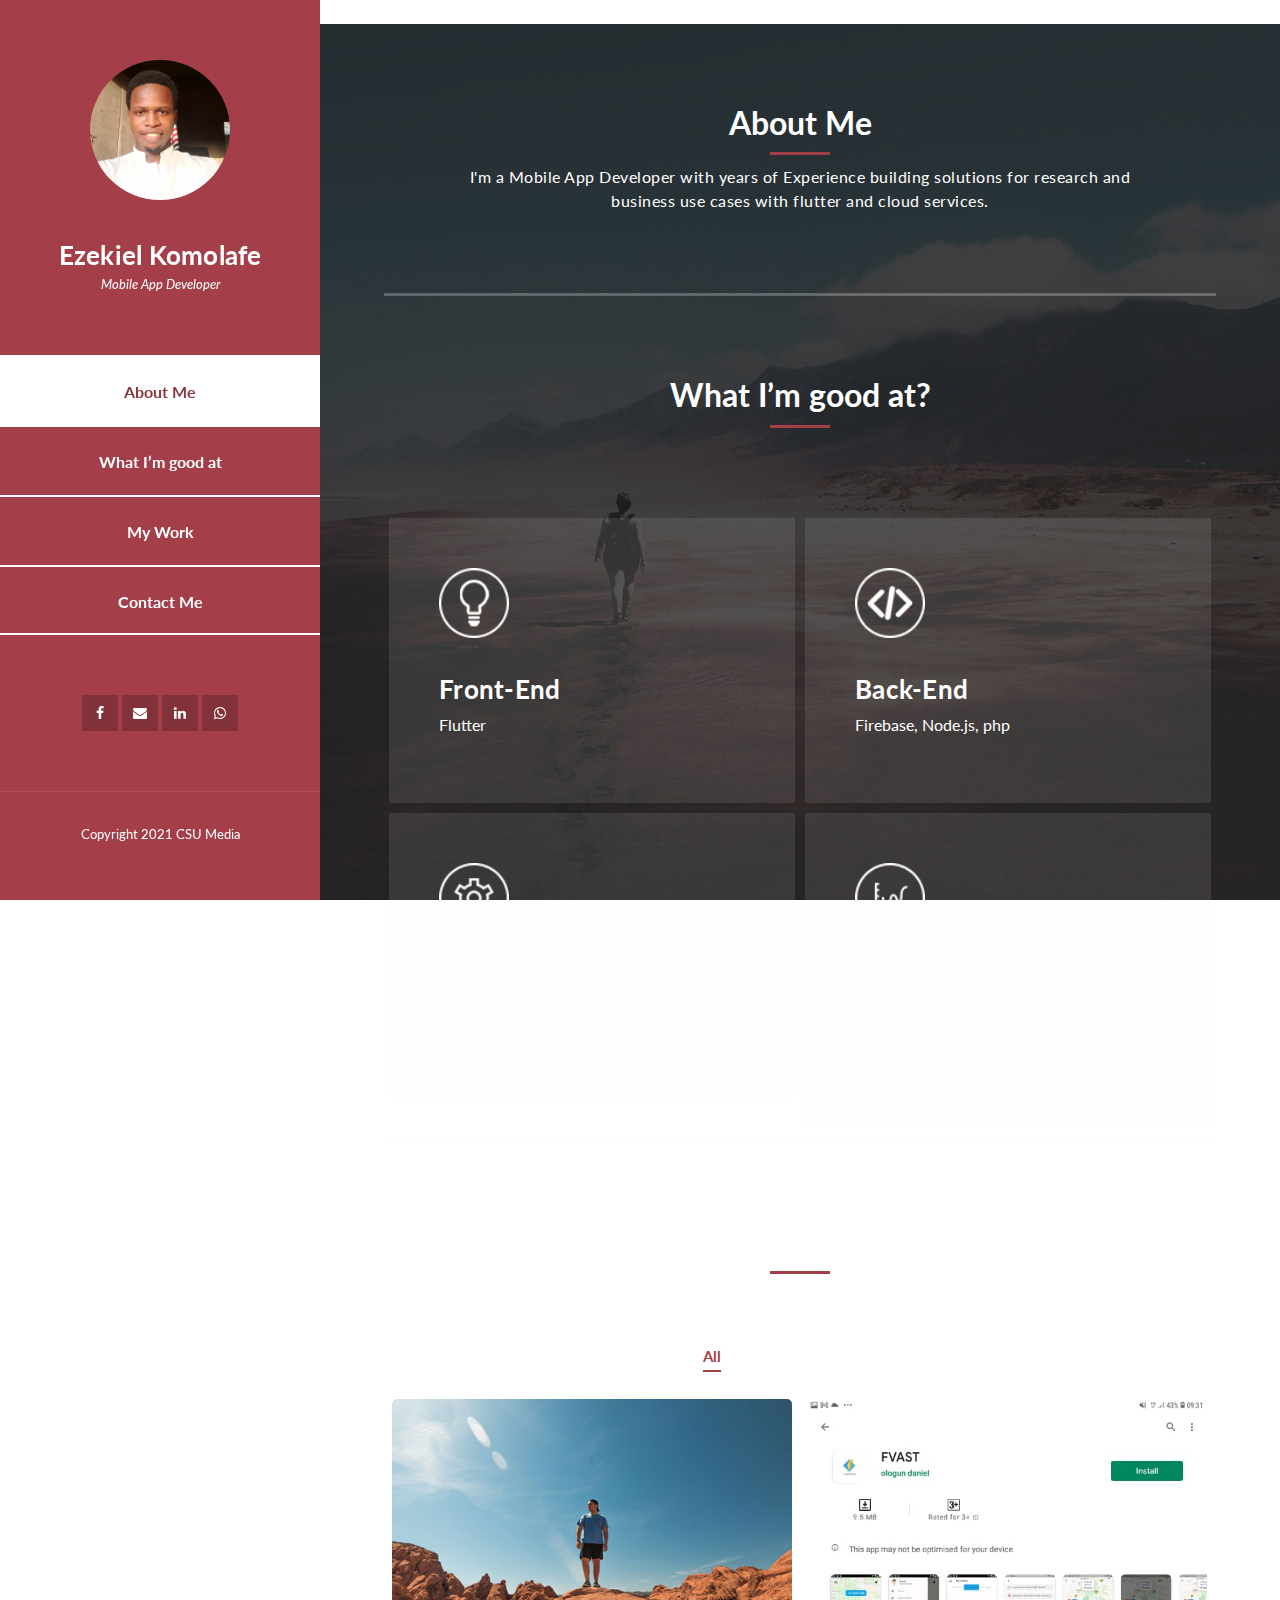
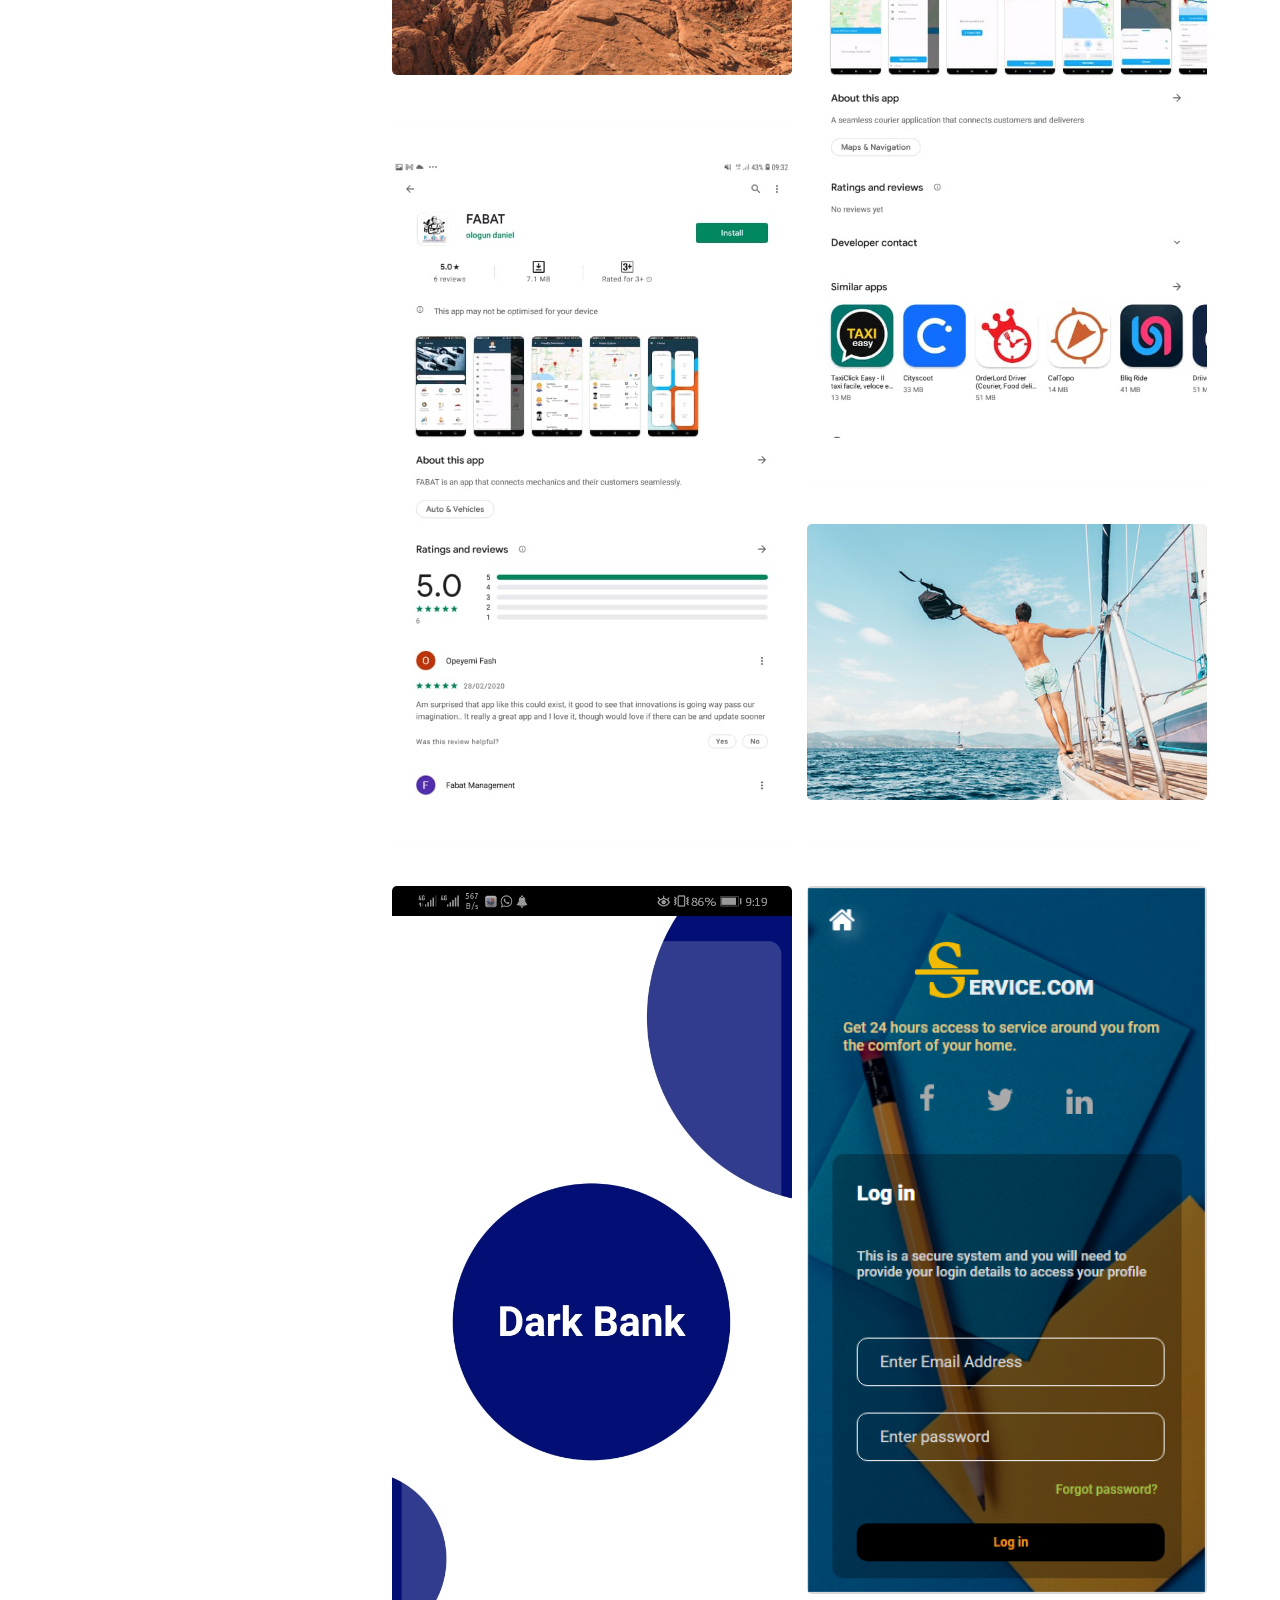
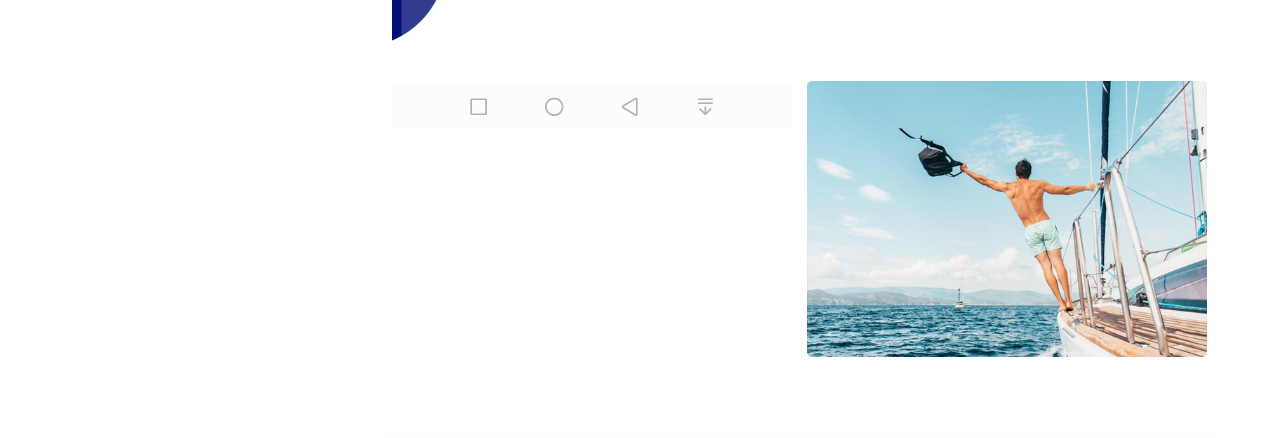
<file: index.html>
<!DOCTYPE html>
<html lang="en">
  <head>
    <meta charset="utf-8" />
    <meta
      name="viewport"
      content="width=device-width, initial-scale=1, shrink-to-fit=no"
    />
    <meta name="description" content="" />
    <meta name="author" content="" />
    <link
      href="https://fonts.googleapis.com/css?family=Lato:100,300,400,700,900"
      rel="stylesheet"
    />

    <title>Ezekiel Komolafe</title>
gi
    <!-- Bootstrap core CSS -->
    <link href="vendor/bootstrap/css/bootstrap.min.css" rel="stylesheet" />

    <!-- Additional CSS Files -->
    <link rel="stylesheet" href="assets/css/fontawesome.css" />
    <link rel="stylesheet" href="assets/css/templatemo-style.css" />
    <link rel="stylesheet" href="assets/css/owl.css" />
    <link rel="stylesheet" href="assets/css/lightbox.css" />
  </head>

  <body>
    <div id="page-wraper">
      <!-- Sidebar Menu -->
      <div class="responsive-nav">
        <i class="fa fa-bars" id="menu-toggle"></i>
        <div id="menu" class="menu">
          <i class="fa fa-times" id="menu-close"></i>
          <div class="container">
            <div class="image">
              <a href="#"><img src="assets/images/author-image.jpeg" alt="" /></a>
            </div>
            <div class="author-content">
              <h4>Ezekiel Komolafe</h4>
              <span>Mobile App Developer</span>
            </div>
            <nav class="main-nav" role="navigation">
              <ul class="main-menu">
                <li><a href="#section1">About Me</a></li>
                <li><a href="#section2">What I’m good at</a></li>
                <li><a href="#section3">My Work</a></li>
                <li><a href="#section4">Contact Me</a></li>
              </ul>
            </nav>
            <div class="social-network">
              <ul class="soial-icons">
                <li>
                  <a href="https://fb.com/templatemo"
                    ><i class="fa fa-facebook"></i
                  ></a>
                </li>

                <li>
                  <a href="mailto: komolafeezekieldare@gmail.com"
                    ><i class="fa fa-envelope"></i
                  ></a>
                </li>
                
                <li>
                  <a href="https://www.linkedin.com/in/ezekiel-komolafe-3b206a112"><i class="fa fa-linkedin"></i></a>
                </li>
                <li>
                  <a href="https://wa.me/2348151535983text=I%20got%20your%20contact%from%your website%20"><i class="fa fa-whatsapp"></i></a>
                </li>
                
              </ul>
            </div>
            <div class="copyright-text">
              <p>Copyright 2021 CSU Media</p>
            </div>
          </div>
        </div>
      </div>

      <section class="section about-me" data-section="section1">
        <div class="container">
          <div class="section-heading">
            <h2>About Me</h2>
            <div class="line-dec"></div>
            <span
              >I'm a Mobile App Developer with years of Experience building solutions for research and business use cases
              with flutter and cloud services.</span
            >
          </div>
          <!-- <div class="left-image-post">
            <div class="row">
              <div class="col-md-6">
                <div class="left-image">
                  <img src="assets/images/left-image.jpg" alt="" />
                </div>
              </div>
              <div class="col-md-6">
                <div class="right-text">
                  <h4>Reflux HTML CSS Template</h4>
                  <p>
                    Donec tristique feugiat lacus, at sollicitudin nunc euismod
                    sed. Mauris viverra, erat non sagittis gravida, elit dui
                    mollis ante, sit amet eleifend purus ligula eget eros. Sed
                    tincidunt quam vitae neque pharetra dignissim eget ut
                    libero.
                  </p>
                  <div class="white-button">
                    <a href="#">Read More</a>
                  </div>
                </div>
              </div>
            </div>
          </div> -->
          <!-- <div class="right-image-post">
            <div class="row">
              <div class="col-md-6">
                <div class="left-text">
                  <h4>Sed sagittis rhoncus velit</h4>
                  <p>
                    Pellentesque habitant morbi tristique senectus et netus et
                    malesuada fames ac turpis egestas. Vestibulum fermentum
                    eleifend nibh, vitae sodales elit finibus pretium.
                    Suspendisse potenti. Ut sollicitudin risus a sollicitudin
                    semper.
                  </p>
                  <div class="white-button">
                    <a href="#">Read More</a>
                  </div>
                </div>
              </div>
              <div class="col-md-6">
                <div class="right-image">
                  <img src="assets/images/right-image.jpg" alt="" />
                </div>
              </div>
            </div>
          </div> -->
        </div>
      </section>

      <section class="section my-services" data-section="section2">
        <div class="container">
          <div class="section-heading">
            <h2>What I’m good at?</h2>
            <div class="line-dec"></div>
            <!-- <span
              >Curabitur leo felis, rutrum vitae varius eu, malesuada a tortor.
              Vestibulum congue leo et tellus aliquam, eu viverra nulla semper.
              Nullam eu faucibus diam. Donec eget massa ante.</span
            > -->
          </div>
          <div class="row">
            <div class="col-md-6">
              <div class="service-item">
                <div class="first-service-icon service-icon"></div>
                <h4>Front-End</h4>
                <p>
                  Flutter
                </p>
              </div>
            </div>
            <div class="col-md-6">
              <div class="service-item">
                <div class="second-service-icon service-icon"></div>
                <h4>Back-End</h4>
                <p>
                  Firebase, Node.js, php
                </p>
              </div>
            </div>
            <div class="col-md-6">
              <div class="service-item">
                <div class="third-service-icon service-icon"></div>
                <h4>Database</h4>
                <p>
                  Firebase DB, Mongo DB, Phpmysql, sqlflite
                </p>
              </div>
            </div>
            <div class="col-md-6">
              <div class="service-item">
                <div class="fourth-service-icon service-icon"></div>
                <h4>Algorithms and Data Strcuture</h4>
                <p>
                   &nbsp;
                </p>
              </div>
            </div>
          </div>
        </div>
      </section>

      <section class="section my-work" data-section="section3">
        <div class="container">
          <div class="section-heading">
            <h2>My Work</h2>
            <div class="line-dec"></div>
            <span
              >   </span
            >
          </div>
          <div class="row">
            <div class="isotope-wrapper">
              <form class="isotope-toolbar">
                <label
                  ><input
                    type="radio"
                    data-type="*"
                    checked=""
                    name="isotope-filter"
                  />
                  <span>All</span></label
                >
                <label
                  ><input
                    type="radio"
                    data-type="published"
                    name="isotope-filter"
                  />
                  <span>Published</span></label
                >
                <label
                  ><input
                    type="radio"
                    data-type="ongoing"
                    name="isotope-filter"
                  />
                  <span>Ongoing</span></label
                >
                <!-- <label
                  ><input
                    type="radio"
                    data-type="animals"
                    name="isotope-filter"
                  />
                  <span>Ongoing</span></label
                > -->
              </form>
              <div class="isotope-box">
                <div class="isotope-item" data-type="published">
                  <figure class="snip1321">
                    <img
                      src="assets/images/portfolio-01.jpg"
                      alt="sq-sample26"
                    />
                    <figcaption>
                      <a
                        href="assets/images/portfolio-01.jpg"
                        data-lightbox="image-1"
                        data-title="Caption"
                        ><i class="fa fa-search"></i
                      ></a>
                      <h4>Autoserve</h4>
                      <span>App Description</span>
                    </figcaption>
                  </figure>
                </div>

                <div class="isotope-item" data-type="published">
                  <figure class="snip1321">
                    <img
                      src="assets/images/fvast.jpeg"
                      alt="sq-sample26"
                    />
                    <figcaption>
                      <a
                        href="assets/images/fvast.jpeg"
                        data-lightbox="image-1"
                        data-title="Caption"
                        ><i class="fa fa-search"></i
                      ></a>
                      <h4>Fvast</h4>
                      <span>App Description</span>
                    </figcaption>
                  </figure>
                </div>

                <div class="isotope-item" data-type="published">
                  <figure class="snip1321">
                    <img
                      src="assets/images/fabat.jpeg"
                      alt="sq-sample26"
                    />
                    <figcaption>
                      <a
                        href="assets/images/fabat.jpeg"
                        data-lightbox="image-1"
                        data-title="Caption"
                        ><i class="fa fa-search"></i
                      ></a>
                      <h4>Fabat</h4>
                      <span>App Description</span>
                    </figcaption>
                  </figure>
                </div>

                <!-- <div class="isotope-item" data-type="people">
                  <figure class="snip1321">
                    <img
                      src="assets/images/portfolio-04.jpg"
                      alt="sq-sample26"
                    />
                    <figcaption>
                      <a
                        href="assets/images/portfolio-04.jpg"
                        data-lightbox="image-1"
                        data-title="Caption"
                        ><i class="fa fa-search"></i
                      ></a>
                      <h4>Item Fourth</h4>
                      <span>Re-distribution not allowed</span>
                    </figcaption>
                  </figure>
                </div> -->

                <!-- <div class="isotope-item" data-type="nature">
                  <figure class="snip1321">
                    <img
                      src="assets/images/portfolio-05.jpg"
                      alt="sq-sample26"
                    />
                    <figcaption>
                      <a
                        href="assets/images/portfolio-05.jpg"
                        data-lightbox="image-1"
                        data-title="Caption"
                        ><i class="fa fa-search"></i
                      ></a>
                      <h4>Fifth Awesome</h4>
                      <span>Ut sollicitudin risus</span>
                    </figcaption>
                  </figure>
                </div> -->

                <div class="isotope-item" data-type="ongoing">
                  <figure class="snip1321">
                    <img
                      src="assets/images/portfolio-06.jpg"
                      alt="sq-sample26"
                    />
                    <figcaption>
                      <a
                        href="assets/images/portfolio-06.jpg"
                        data-lightbox="image-1"
                        data-title="Caption"
                        ><i class="fa fa-search"></i
                      ></a>
                      <h4>Hotlines Africa</h4>
                      <span>A mobile application that synchronizes all the emergency contact in a location for easy access in any place across Nigeria</span>
                    </figcaption>
                  </figure>
                </div>

                <div class="isotope-item" data-type="ongoing">
                  <figure class="snip1321">
                    <img
                      src="assets/images/dark.jpeg"
                      alt="sq-sample26"
                    />
                    <figcaption>
                      <a
                        href="assets/images/dark.jpeg"
                        data-lightbox="image-1"
                        data-title="Caption"
                        ><i class="fa fa-search"></i
                      ></a>
                      <h4>Dark Bank</h4>
                      <span>An investment platform and an application that can help locate stolen items</span>
                    </figcaption>
                  </figure>
                </div>

                <div class="isotope-item" data-type="ongoing">
                  <figure class="snip1321">
                    <img
                      src="assets/images/service.PNG"
                      alt="sq-sample26"
                    />
                    <figcaption>
                      <a
                        href="assets/images/service.PNG"
                        data-lightbox="image-1"
                        data-title="Caption"
                        ><i class="fa fa-search"></i
                      ></a>
                      <h4>Service.com</h4>
                      <span>A fiverr like app, that helps get freelancing job</span>
                    </figcaption>
                  </figure>
                </div>
                

                <div class="isotope-item" data-type="ongoing">
                  <figure class="snip1321">
                    <img
                      src="assets/images/portfolio-06.jpg"
                      alt="sq-sample26"
                    />
                    <figcaption>
                      <a
                        href="assets/images/portfolio-06.jpg"
                        data-lightbox="image-1"
                        data-title="Caption"
                        ><i class="fa fa-search"></i
                      ></a>
                      <h4>LightOn</h4>
                      <span>An  app to help know if there is electricity across anywhere in Nigeria</span>
                    </figcaption>
                  </figure>
                </div>

              </div>
            </div>
          </div>
        </div>
      </section>

      <!-- <section class="section contact-me" data-section="section4">
        <div class="container">
          <div class="section-heading">
            <h2>Contact Me</h2>
            <div class="line-dec"></div>
            <span
              >Fusce eget nibh nec justo interdum condimentum. Morbi justo ex,
              efficitur at ante ac, tincidunt maximus ligula. Lorem ipsum dolor
              sit amet, consectetur adipiscing elit.</span
            >
          </div>
          <div class="row">
            <div class="right-content">
              <div class="container">
                <form id="contact" action="" method="post">
                  <div class="row">
                    <div class="col-md-6">
                      <fieldset>
                        <input
                          name="name"
                          type="text"
                          class="form-control"
                          id="name"
                          placeholder="Your name..."
                          required=""
                        />
                      </fieldset>
                    </div>
                    <div class="col-md-6">
                      <fieldset>
                        <input
                          name="email"
                          type="text"
                          class="form-control"
                          id="email"
                          placeholder="Your email..."
                          required=""
                        />
                      </fieldset>
                    </div>
                    <div class="col-md-12">
                      <fieldset>
                        <input
                          name="subject"
                          type="text"
                          class="form-control"
                          id="subject"
                          placeholder="Subject..."
                          required=""
                        />
                      </fieldset>
                    </div>
                    <div class="col-md-12">
                      <fieldset>
                        <textarea
                          name="message"
                          rows="6"
                          class="form-control"
                          id="message"
                          placeholder="Your message..."
                          required=""
                        ></textarea>
                      </fieldset>
                    </div>
                    <div class="col-md-12">
                      <fieldset>
                        <button type="submit" id="form-submit" class="button">
                          Send Message
                        </button>
                      </fieldset>
                    </div>
                  </div>
                </form>
              </div>
            </div>
          </div>
        </div>
      </section> -->
    </div>

    <!-- Scripts -->
    <!-- Bootstrap core JavaScript -->
    <script src="vendor/jquery/jquery.min.js"></script>
    <script src="vendor/bootstrap/js/bootstrap.bundle.min.js"></script>

    <script src="assets/js/isotope.min.js"></script>
    <script src="assets/js/owl-carousel.js"></script>
    <script src="assets/js/lightbox.js"></script>
    <script src="assets/js/custom.js"></script>
    <script>
      //according to loftblog tut
      $(".main-menu li:first").addClass("active");

      var showSection = function showSection(section, isAnimate) {
        var direction = section.replace(/#/, ""),
          reqSection = $(".section").filter(
            '[data-section="' + direction + '"]'
          ),
          reqSectionPos = reqSection.offset().top - 0;

        if (isAnimate) {
          $("body, html").animate(
            {
              scrollTop: reqSectionPos
            },
            800
          );
        } else {
          $("body, html").scrollTop(reqSectionPos);
        }
      };

      var checkSection = function checkSection() {
        $(".section").each(function() {
          var $this = $(this),
            topEdge = $this.offset().top - 80,
            bottomEdge = topEdge + $this.height(),
            wScroll = $(window).scrollTop();
          if (topEdge < wScroll && bottomEdge > wScroll) {
            var currentId = $this.data("section"),
              reqLink = $("a").filter("[href*=\\#" + currentId + "]");
            reqLink
              .closest("li")
              .addClass("active")
              .siblings()
              .removeClass("active");
          }
        });
      };

      $(".main-menu").on("click", "a", function(e) {
        e.preventDefault();
        showSection($(this).attr("href"), true);
      });

      $(window).scroll(function() {
        checkSection();
      });
    </script>
    
  </body>
</html>
</file>
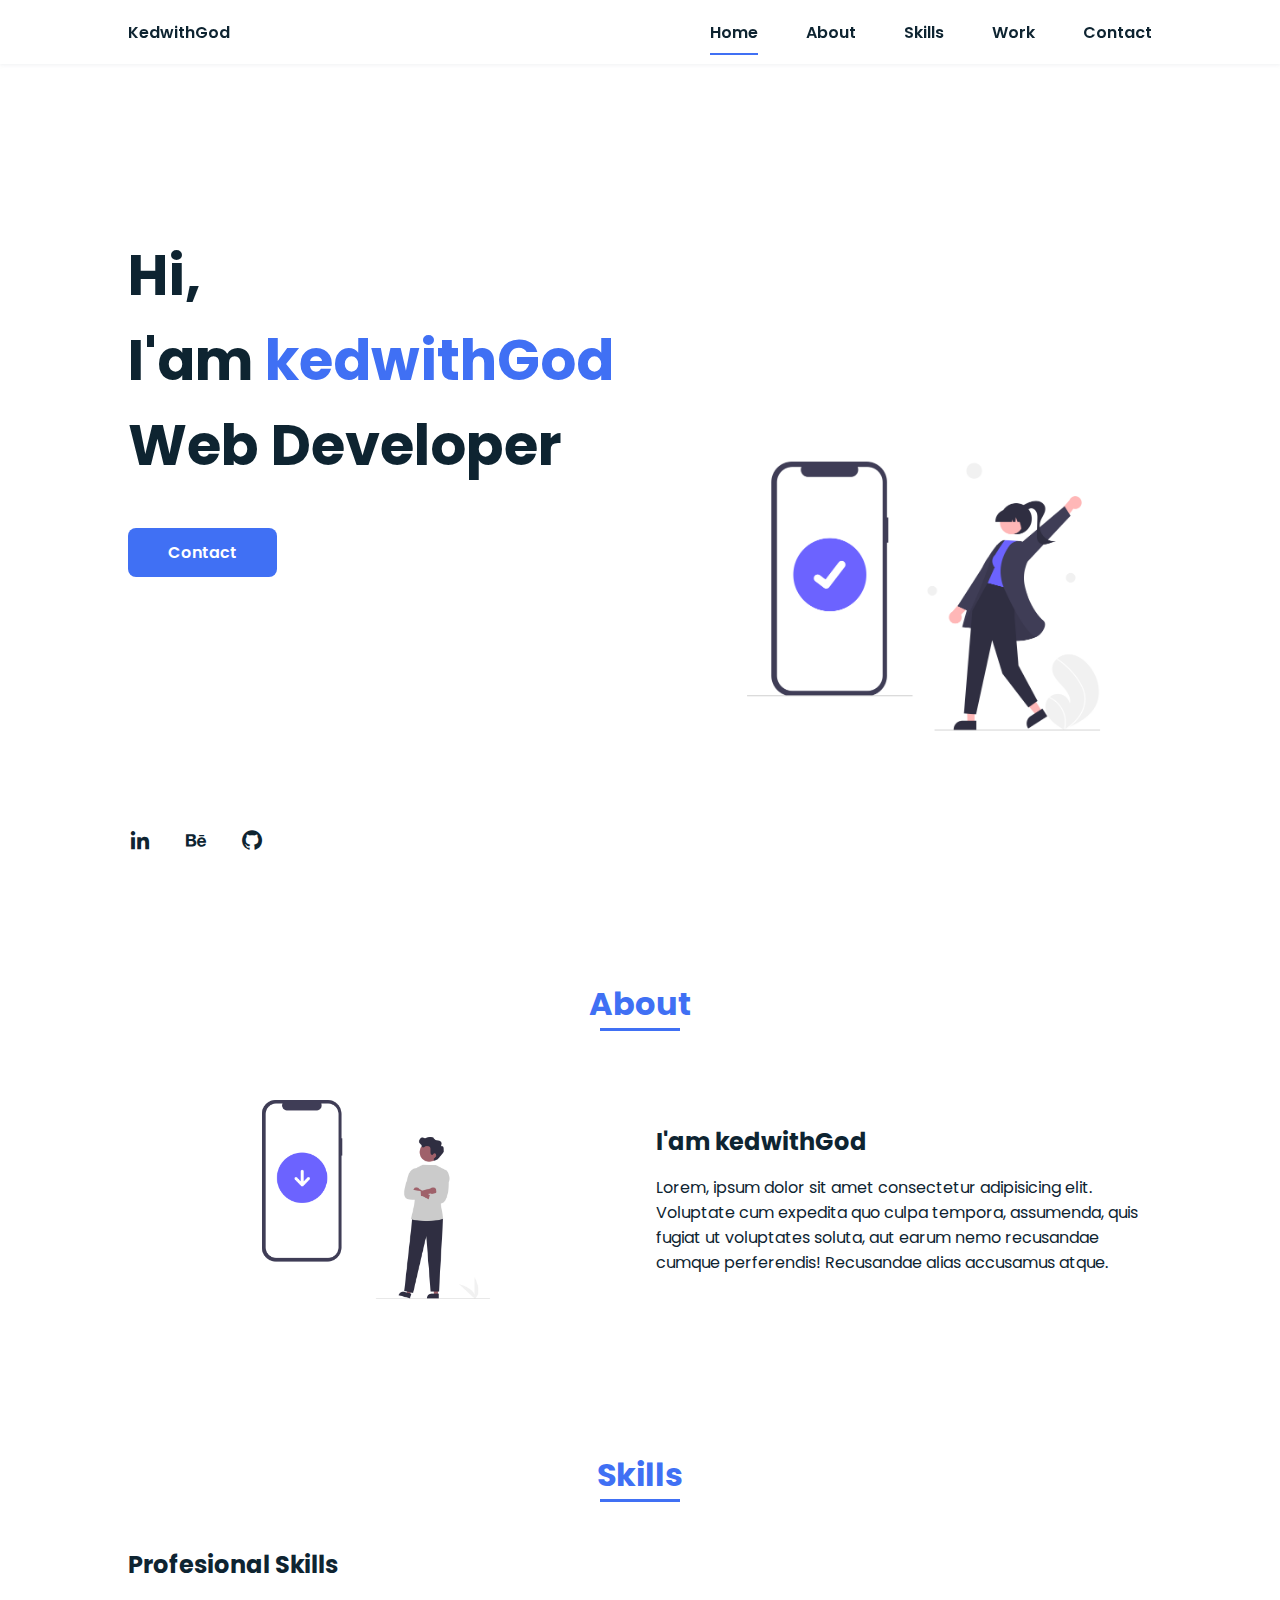
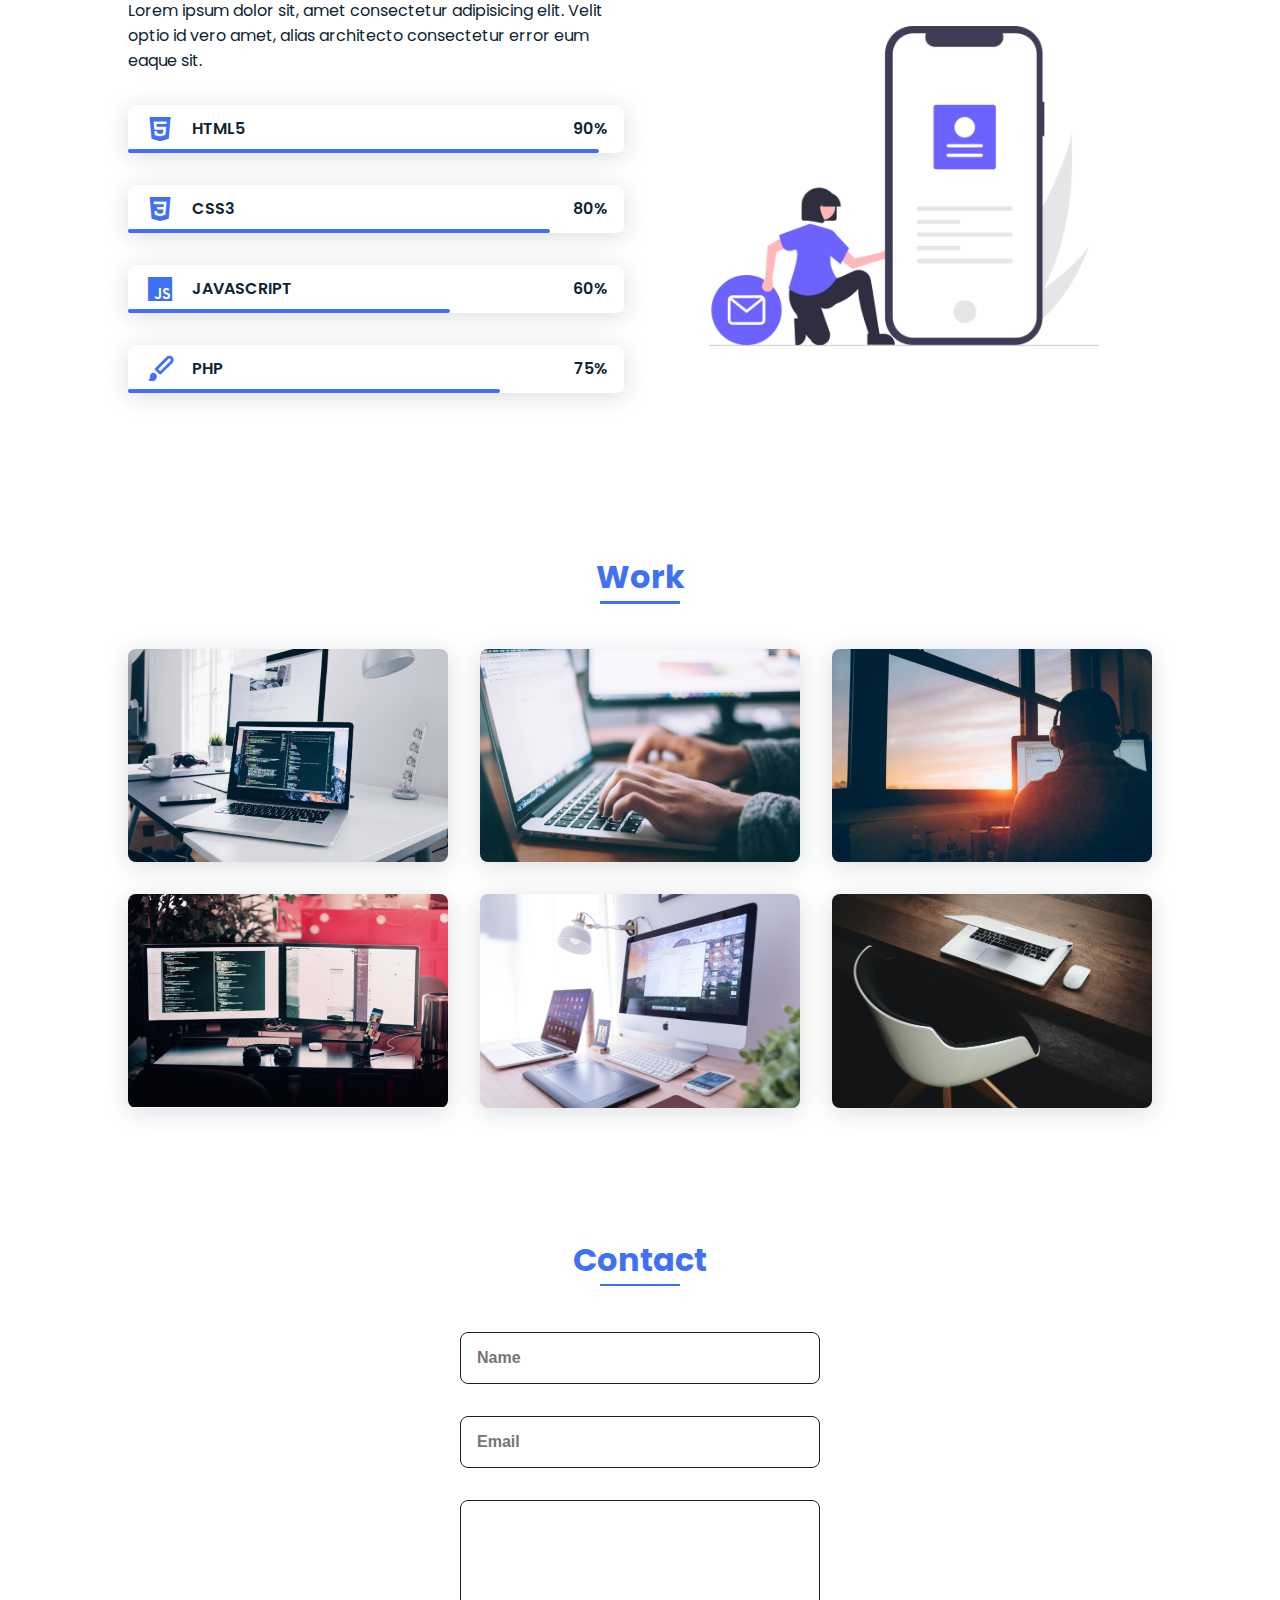
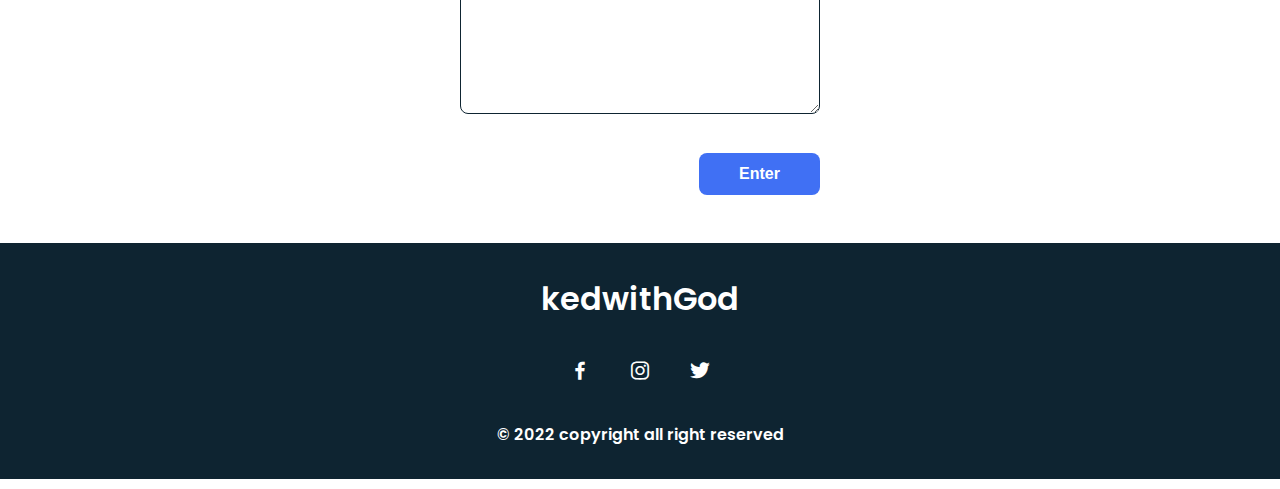
<file: Complete Portfolio Responsive Website Using HTML & CSS/index.html>
<!DOCTYPE html>
<html lang="en">
    <head>
        <meta charset="UTF-8">
        <meta name="viewport" content="width=device-width, initial-scale=1.0">
        <link rel="stylesheet" href="styles.css">
        <link href='https://cdn.jsdelivr.net/npm/boxicons@2.0.5/css/boxicons.min.css' rel='stylesheet'>

        <title>Complete Responsive Portfolio Website</title>
    </head>
    <body>

         <!-- HEADER -->
         <header class="l-header">
            <nav class="nav bd-grid">
                <div>
                    <a href="#" class="nav__logo">KedwithGod</a>
                </div>

                <div class="nav__menu" id="nav-menu">
                    <ul class="nav__list">
                        <li class="nav__item"><a href="#home" class="nav__link active">Home</a></li>
                        <li class="nav__item"><a href="#about" class="nav__link">About</a></li>
                        <li class="nav__item"><a href="#skills" class="nav__link">Skills</a></li>
                        <li class="nav__item"><a href="#work" class="nav__link">Work</a></li>
                        <li class="nav__item"><a href="#contact" class="nav__link">Contact</a></li>
                    </ul>
                </div>

                <div class="nav__toggle" id="nav-toggle">
                    <i class='bx bx-menu'></i>
                </div>
            </nav>
        </header>

        <main class="l-main">
            <!--===== HOME =====-->
            <section class="home bd-grid" id="home">
                <div class="home__data">
                    <h1 class="home__title">Hi,<br>I'am <span class="home__title-color">kedwithGod</span><br> Web Developer</h1>

                    <a href="#" class="button">Contact</a>
                </div>

                <div class="home__social">
                    <a href="" class="home__social-icon"><i class='bx bxl-linkedin'></i></a>
                    <a href="" class="home__social-icon"><i class='bx bxl-behance' ></i></a>
                    <a href="" class="home__social-icon"><i class='bx bxl-github' ></i></a>
                </div>

                <div class="home__img">    
                    <img src="img/profile.png" alt="">
                </div>
            </section>

            <!--===== ABOUT =====-->
            <section class="about section " id="about">
                <h2 class="section-title">About</h2>

                <div class="about__container bd-grid">
                    <div class="about__img">
                        <img src="img/about.png" alt="">
                    </div>
                    
                    <div>
                        <h2 class="about__subtitle">I'am kedwithGod</h2>
                        <p class="about__text">Lorem, ipsum dolor sit amet consectetur adipisicing elit. Voluptate cum expedita quo culpa tempora, assumenda, quis fugiat ut voluptates soluta, aut earum nemo recusandae cumque perferendis! Recusandae alias accusamus atque.</p>           
                    </div>                                   
                </div>
            </section>

            <!--===== SKILLS =====-->
            <section class="skills section" id="skills">
                <h2 class="section-title">Skills</h2>

                <div class="skills__container bd-grid">          
                    <div>
                        <h2 class="skills__subtitle">Profesional Skills</h2>
                        <p class="skills__text">Lorem ipsum dolor sit, amet consectetur adipisicing elit. Velit optio id vero amet, alias architecto consectetur error eum eaque sit.</p>
                        <div class="skills__data">
                            <div class="skills__names">
                                <i class='bx bxl-html5 skills__icon'></i>
                                <span class="skills__name">HTML5</span>
                            </div>
                            <div class="skills__bar skills__html">

                            </div>
                            <div>
                                <span class="skills__percentage">90%</span>
                            </div>
                        </div>
                        <div class="skills__data">
                            <div class="skills__names">
                                <i class='bx bxl-css3 skills__icon'></i>
                                <span class="skills__name">CSS3</span>
                            </div>
                            <div class="skills__bar skills__css">
                                
                            </div>
                            <div>
                                <span class="skills__percentage">80%</span>
                            </div>
                        </div>
                        <div class="skills__data">
                            <div class="skills__names">
                                <i class='bx bxl-javascript skills__icon' ></i>
                                <span class="skills__name">JAVASCRIPT</span>
                            </div>
                            <div class="skills__bar skills__js">
                                
                            </div>
                            <div>
                                <span class="skills__percentage">60%</span>
                            </div>
                        </div>
                        <div class="skills__data">
                            <div class="skills__names">
                                <i class='bx bxs-paint skills__icon'></i>
                                <span class="skills__name">PHP</span>
                            </div>
                            <div class="skills__bar skills__ux">
                                
                            </div>
                            <div>
                                <span class="skills__percentage">75%</span>
                            </div>
                        </div>
                    </div>
                    
                    <div>              
                        <img src="img/skills.png" alt="" class="skills__img">
                    </div>
                </div>
            </section>

            <!--===== WORK =====-->
            <section class="work section" id="work">
                <h2 class="section-title">Work</h2>

                <div class="work__container bd-grid">
                    <div class="work__img">
                        <img src="img/1.jpg" alt="">
                    </div>
                    <div class="work__img">
                        <img src="img/2.jpg" alt="">
                    </div>
                    <div class="work__img">
                        <img src="img/3.jpg" alt="">
                    </div>
                    <div class="work__img">
                        <img src="img/4.jpg" alt="">
                    </div>
                    <div class="work__img">
                        <img src="img/5.jpg" alt="">
                    </div>
                    <div class="work__img">
                        <img src="img/6.jpg" alt="">
                    </div>
                </div>
            </section>

            <!--===== CONTACT =====-->
            <section class="contact section" id="contact">
                <h2 class="section-title">Contact</h2>

                <div class="contact__container bd-grid">
                    <form action="" class="contact__form">
                        <input type="text" placeholder="Name" class="contact__input">
                        <input type="mail" placeholder="Email" class="contact__input">
                        <textarea name="" id="" cols="0" rows="10" class="contact__input"></textarea>
                        <input type="button" value="Enter" class="contact__button button">
                    </form>
                </div>
            </section>
        </main>

        <!--===== FOOTER =====-->
        <footer class="footer">
            <p class="footer__title">kedwithGod</p>
            <div class="footer__social">
                <a href="#" class="footer__icon"><i class='bx bxl-facebook' ></i></a>
                <a href="#" class="footer__icon"><i class='bx bxl-instagram' ></i></a>
                <a href="#" class="footer__icon"><i class='bx bxl-twitter' ></i></a>
            </div>
            <p>&#169; 2022 copyright all right reserved</p>
        </footer>
    </body>
</html>
</file>
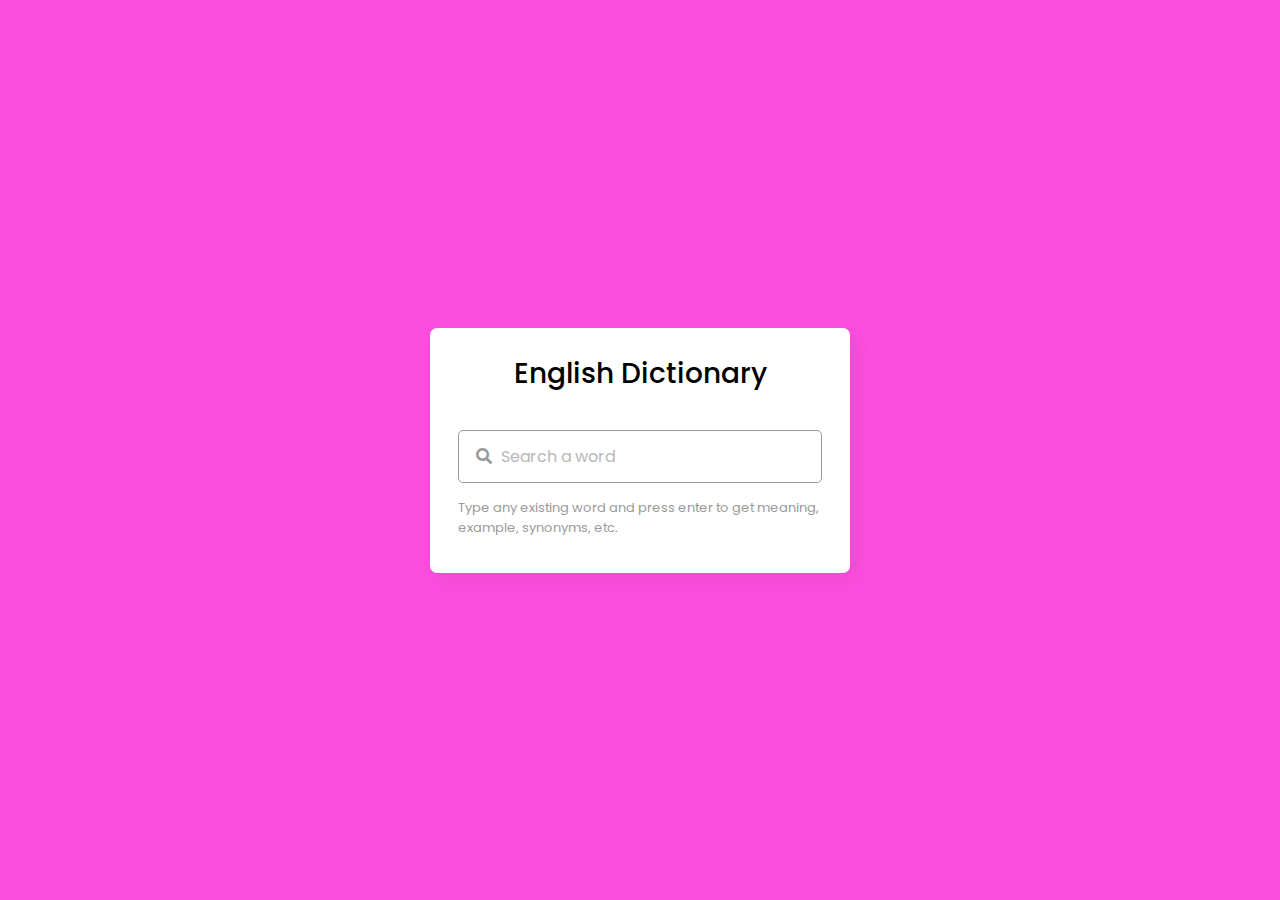
<file: Dictionary App in JavaScript/index.html>
<!DOCTYPE html>
<!-- Coding By CodingNepal - youtube.com/codingnepal -->
<html lang="en" dir="ltr">
  <head>
    <meta charset="utf-8">  
    <title>Dictionary App in JavaScript | CodingNepal</title>
    <link rel="stylesheet" href="style.css">
    <meta name="viewport" content="width=device-width, initial-scale=1.0">
    <!-- CDN Link for Icons -->
    <link rel="stylesheet" href="https://fonts.googleapis.com/icon?family=Material+Icons">
    <link rel="stylesheet" href="https://cdnjs.cloudflare.com/ajax/libs/font-awesome/5.15.3/css/all.min.css"/>
  </head>
  <body>
    <div class="wrapper">
      <header>English Dictionary</header>
      <div class="search">
        <input type="text" placeholder="Search a word" required spellcheck="false">
        <i class="fas fa-search"></i>
        <span class="material-icons">close</span>
      </div>
      <p class="info-text">Type any existing word and press enter to get meaning, example, synonyms, etc.</p>
      <ul>
        <li class="word">
          <div class="details">
            <p>__</p>
            <span>_ _</span>
          </div>
          <i class="fas fa-volume-up"></i>
        </li>
        <div class="content">
          <li class="meaning">
            <div class="details">
              <p>Meaning</p>
              <span>___</span>
            </div>
          </li>
          <li class="example">
            <div class="details">
              <p>Example</p>
              <span>___</span>
            </div>
          </li>
          <li class="synonyms">
            <div class="details">
              <p>Synonyms</p>
              <div class="list"></div>
            </div>
          </li>
        </div>
      </ul>
    </div>

    <script src="script.js"></script>

  </body>
</html>
</file>
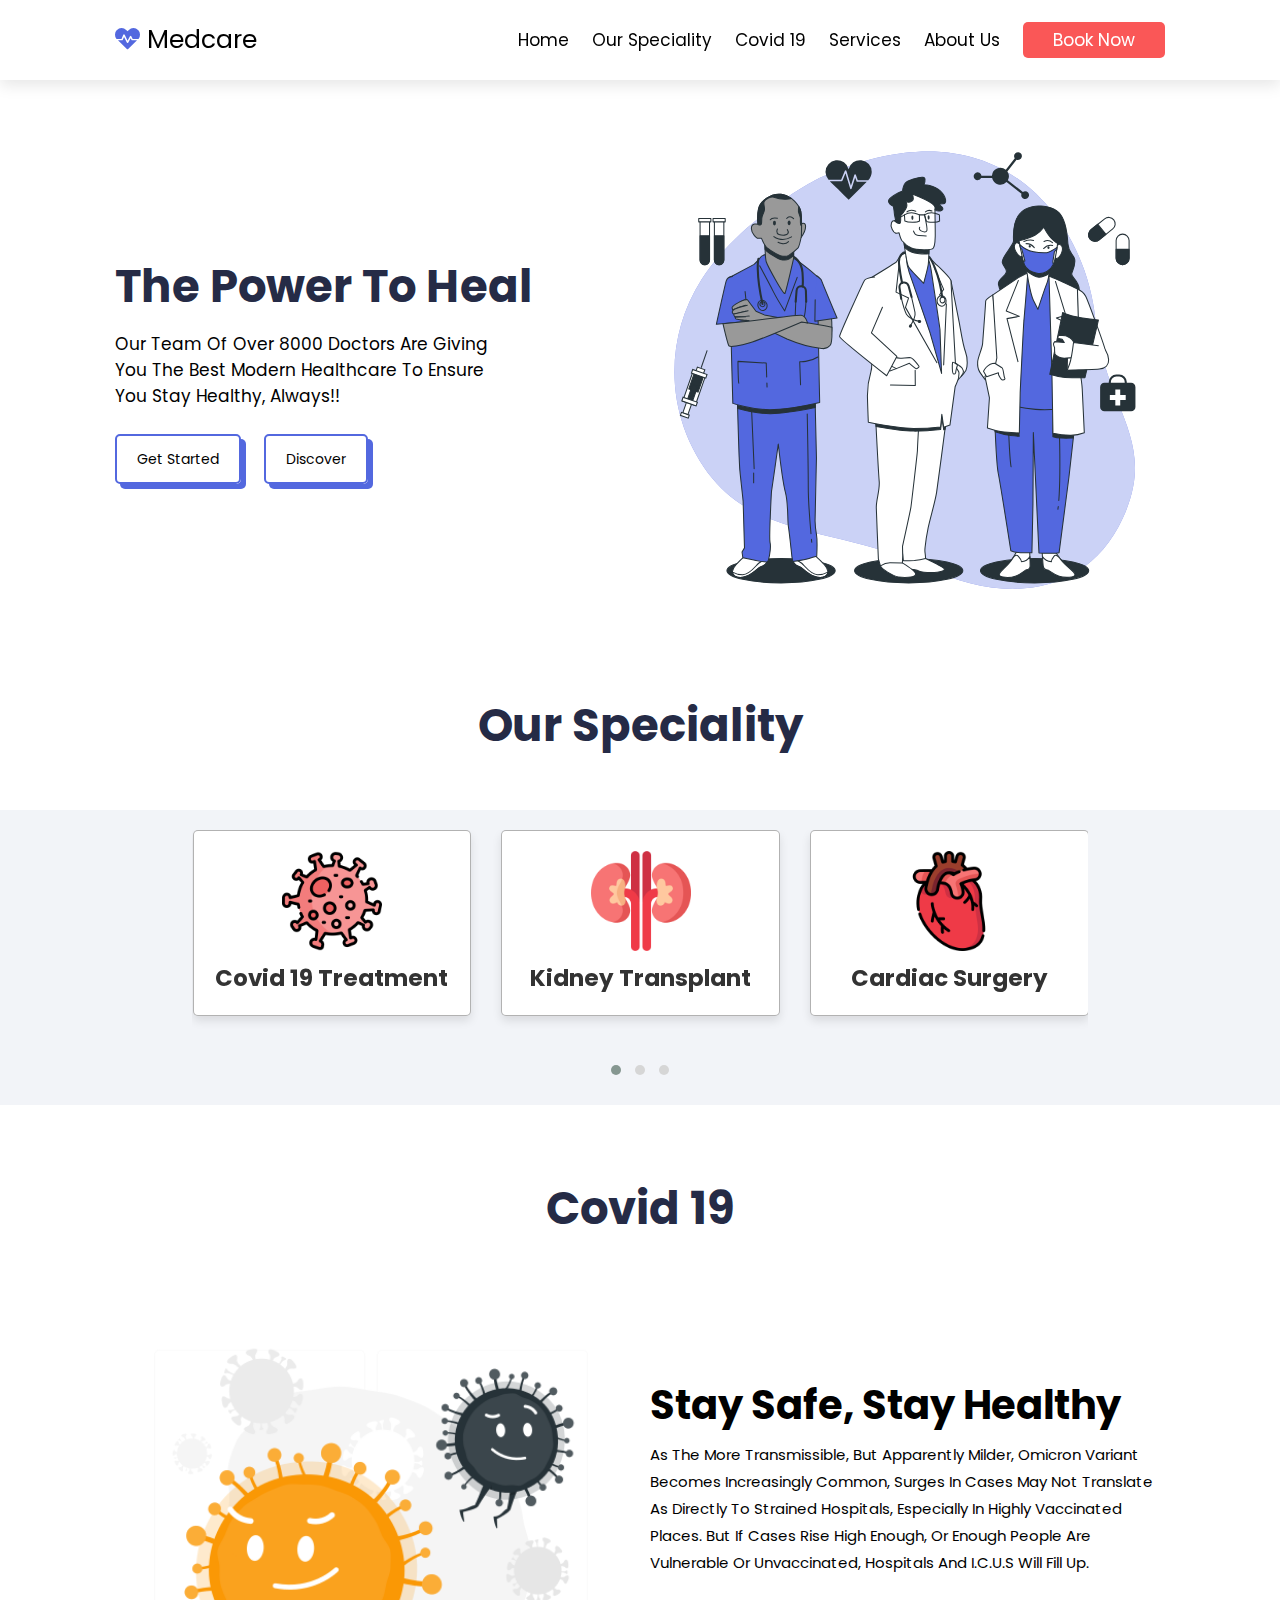
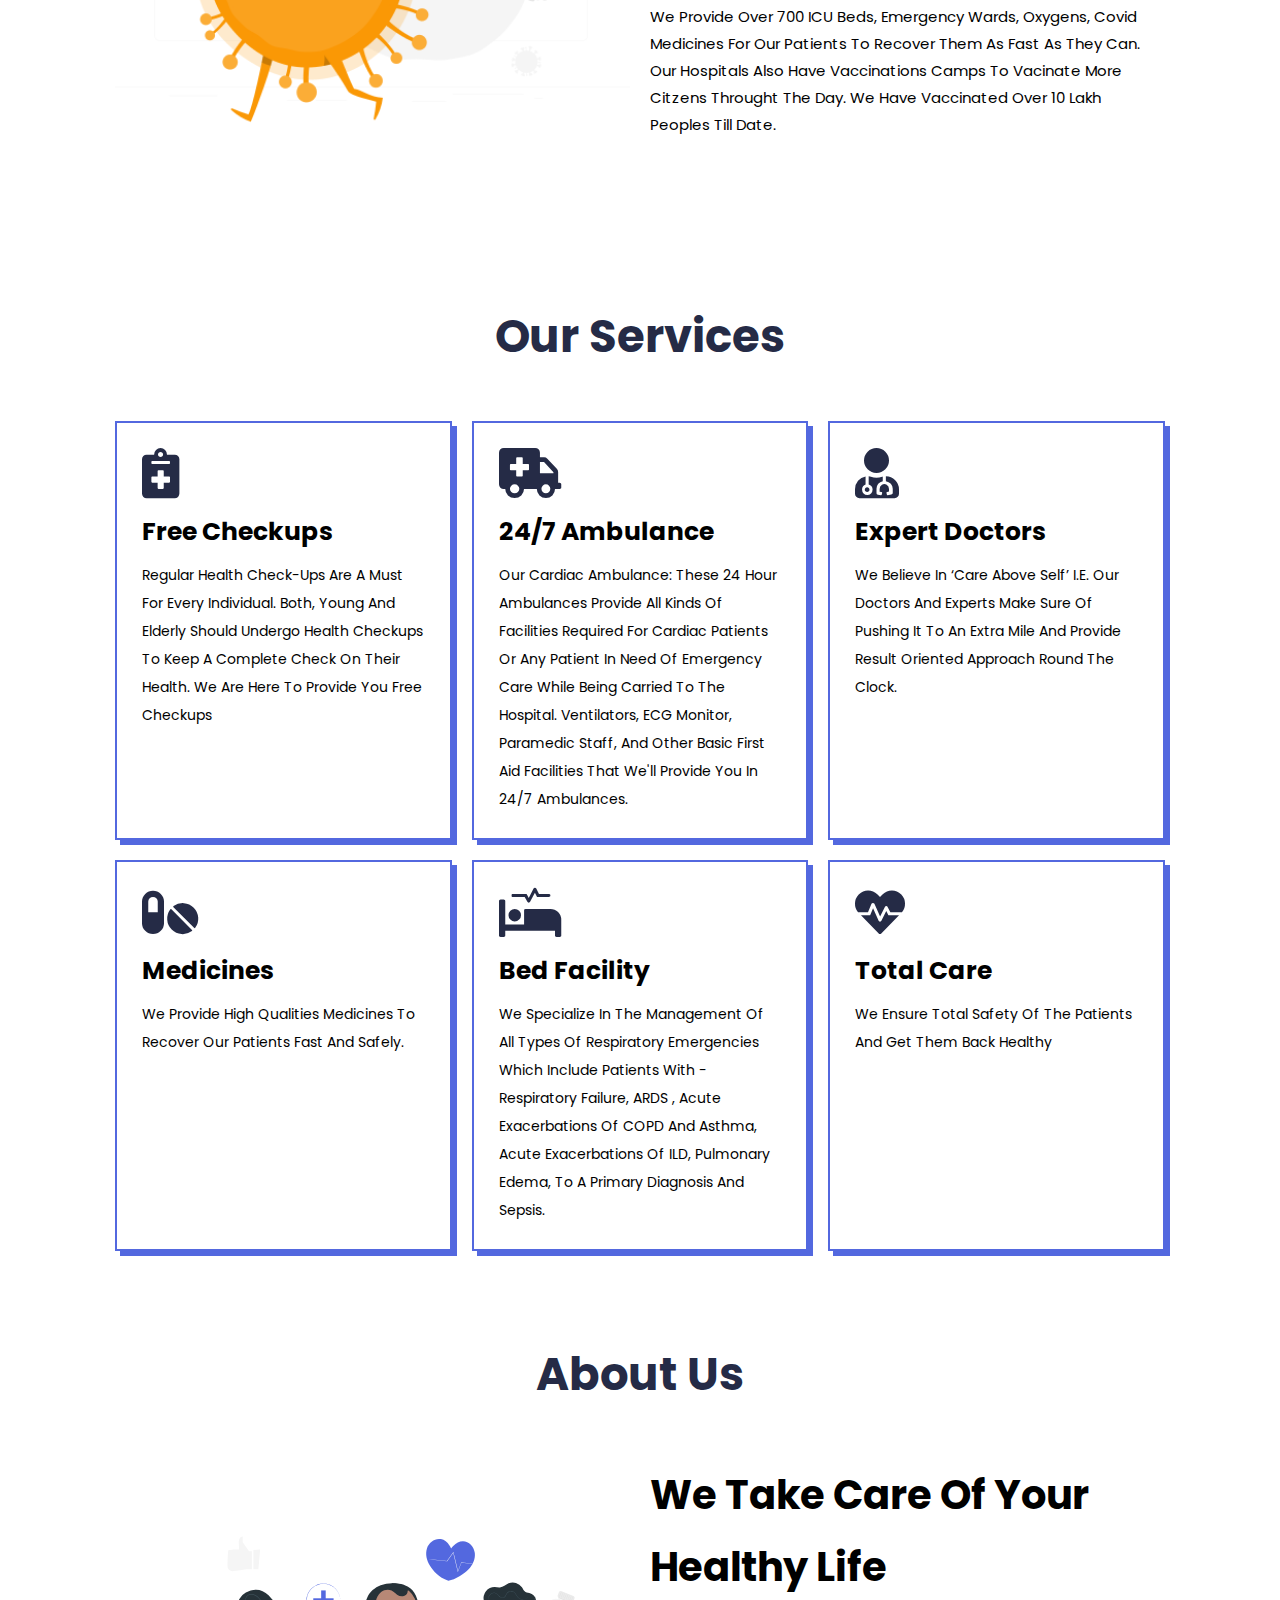
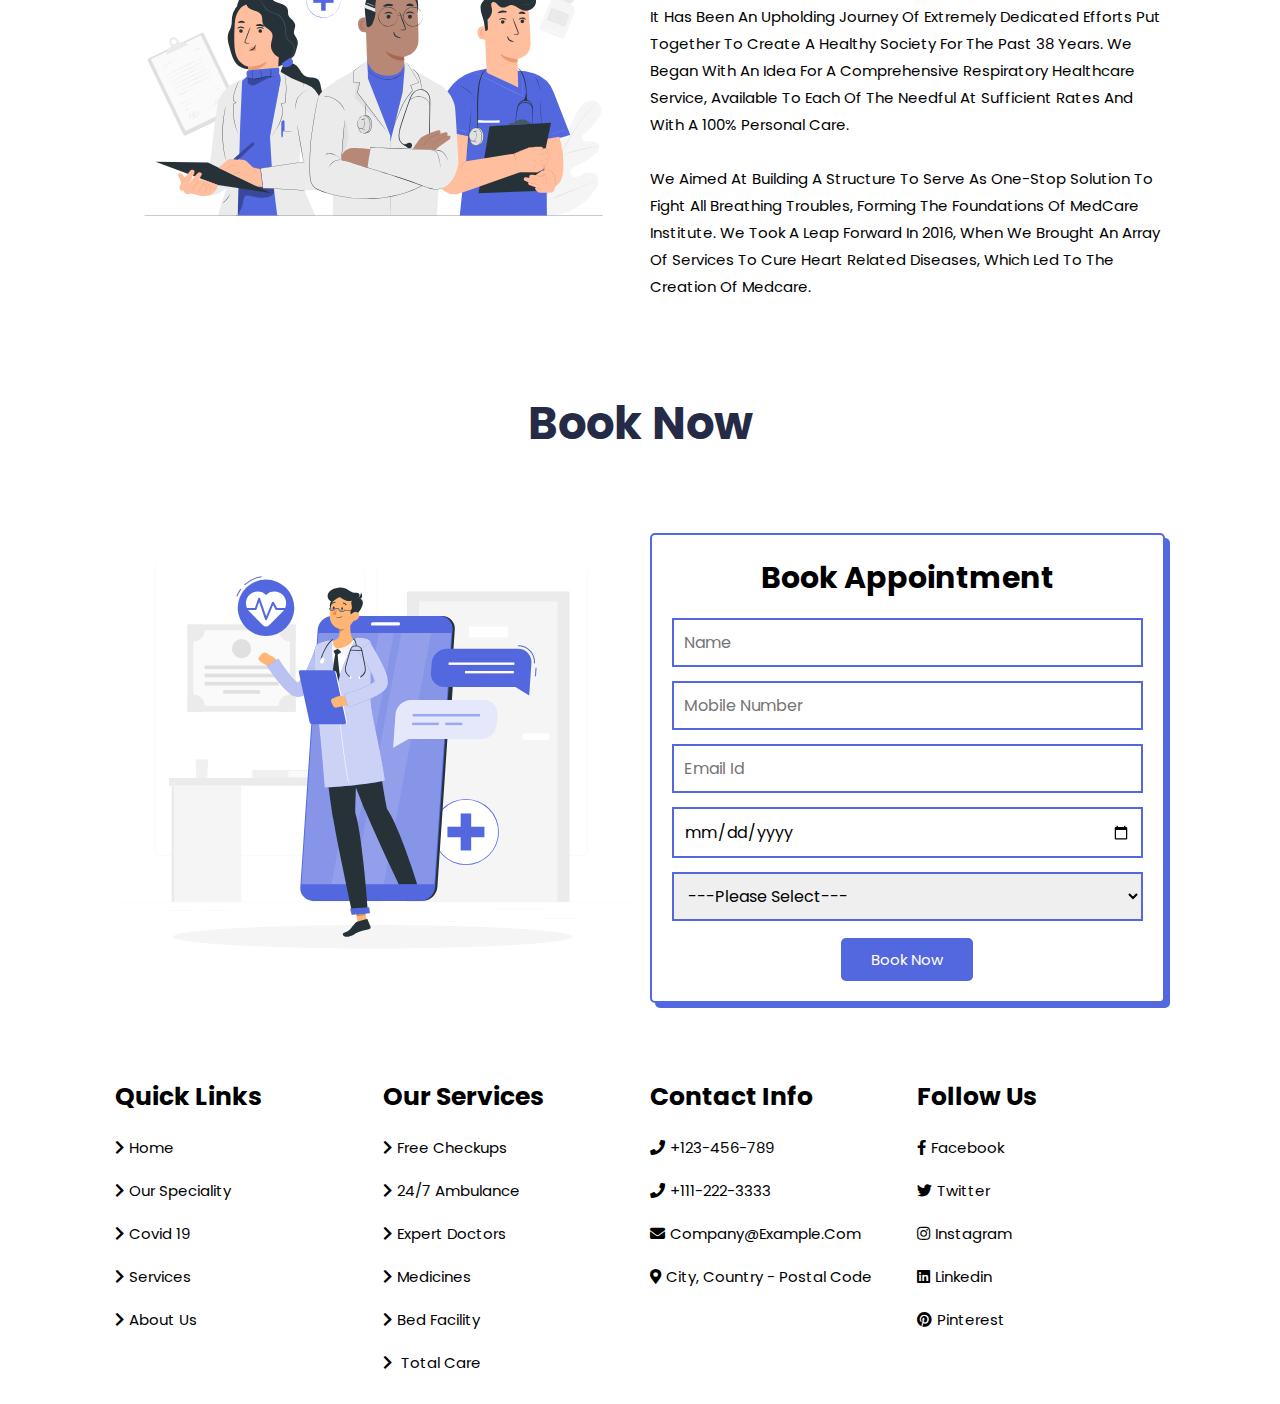
<file: MedCare/index.html>
<!DOCTYPE html>
<html lang="en">
  <head>
    <meta charset="UTF-8">
    <meta http-equiv="X-UA-Compatible" content="IE=edge">
    <meta name="viewport" content="width=device-width, initial-scale=1.0">
    <title>MedCare Hospital Website</title>
    <link rel="stylesheet" href="css/style.css">
    <link rel="stylesheet" href="https://cdnjs.cloudflare.com/ajax/libs/font-awesome/5.15.4/css/all.min.css">
    <!-- owlCarousel CDN -->
    <link rel="stylesheet" href="https://cdnjs.cloudflare.com/ajax/libs/OwlCarousel2/2.3.4/assets/owl.carousel.min.css" integrity="sha512-tS3S5qG0BlhnQROyJXvNjeEM4UpMXHrQfTGmbQ1gKmelCxlSEBUaxhRBj/EFTzpbP4RVSrpEikbmdJobCvhE3g==" crossorigin="anonymous" referrerpolicy="no-referrer" />
    <link rel="stylesheet" href="https://cdnjs.cloudflare.com/ajax/libs/OwlCarousel2/2.3.4/assets/owl.theme.default.min.css" integrity="sha512-sMXtMNL1zRzolHYKEujM2AqCLUR9F2C4/05cdbxjjLSRvMQIciEPCQZo++nk7go3BtSuK9kfa/s+a4f4i5pLkw==" crossorigin="anonymous" referrerpolicy="no-referrer" />
  </head>
  <body>
    <!-- navbar sections starts  -->
    <header class="header">
      <div class="logo">
        <a href="#" class="logo">
          <i class="fas fa-heartbeat"></i> medcare </a>
      </div>
      <nav class="navbar">
        <a href="#home">Home</a>
        <a href="#icons-main">Our speciality</a>
        <a href="#covid">Covid 19</a>
        <a href="#services">services</a>
        <a href="#about">About us</a>
        <a href="#book" class="btn">Book now</a>
      </nav>
      <div class="fas fa-bars" id="menu-btn"></div>
    </header>
    <!-- navbar sections starts  -->
    <!-- home section stars  -->
    <section class="home" id="home">
      <div class="content">
        <h1>The Power To Heal</h1>
        <p>Our Team Of Over 8000 Doctors Are Giving You The Best Modern Healthcare To Ensure You Stay Healthy, Always!!</p>
        <a href="#icons-main" class="home-btn">get started</a>
        <a href="#services" class="home-btn">discover</a>
      </div>
      <div class="image">
        <img src="images/Illustration-home.svg" alt="illustration-hero">
      </div>
    </section>
    <!-- home section ends -->
    <!-- Our speciality section starts  -->
    <div class="heading" id="icons-main">
      <h1>Our speciality</h1>
    </div>
    <section class="icon-container" id="icons">
      <div class="box-container  owl-carousel owl-theme">
        <div class="item box">
          <img src="images/icons/coronavirus.png" alt="Covid 19 Treatment">
          <a href="#book">
            <h3>Covid 19 Treatment</h3>
          </a>
        </div>
        <div class="item box">
          <img src="images/icons/kidney.png" alt="Kidney transplant">
          <a href="#book">
            <h3>kidney transplant</h3>
          </a>
        </div>
        <div class="item box">
          <img src="images/icons/heart.png" alt="Cardiac Surgery">
          <a href="#book">
            <h3>Cardiac Surgery</h3>
          </a>
        </div>
        <div class="item box">
          <img src="images/icons/liver.png" alt="Liver Transplant & HPB Surgery">
          <a href="#book">
            <h3>Liver Transplant & HPB Surgery</h3>
          </a>
        </div>
        <div class="item box">
          <img src="images/icons/hospital-bed.png" alt="Cricital Care">
          <a href="#book">
            <h3>Cricital Care</h3>
          </a>
        </div>
        <div class="item box">
          <img src="images/icons/bone-marrow.png" alt="Bone Marrow Transplant">
          <a href="#book">
            <h3>Bone Marrow Transplant</h3>
          </a>
        </div>
        <div class="item box">
          <img src="images/icons/heart-cardiology.png" alt="cardiology">
          <a href="#book">
            <h3>cardiology</h3>
          </a>
        </div>
        <div class="item box">
          <img src="images/icons/knee.png" alt="orthopaedics">
          <a href="#">
            <h3>orthopaedics</h3>
          </a>
        </div>
      </div>
    </section>
    </div>
    <!-- Our speciality section ends -->
    <!-- Covid section start  -->
    <section class="covid" id="covid">
      <div class="heading">
        <h1>Covid 19</h1>
      </div>
      <div class="row">
        <div class="image">
          <img src="images/covid.png" alt="covid-image">
        </div>
        <div class="content">
          <h3>Stay Safe, Stay Healthy</h3>
          <p>As the more transmissible, but apparently milder, Omicron variant becomes increasingly common, surges in cases may not translate as directly to strained hospitals, especially in highly vaccinated places. But if cases rise high enough, or enough people are vulnerable or unvaccinated, hospitals and I.C.U.s will fill up. <br>
            <br> we provide over 700 ICU beds, emergency wards, oxygens, covid medicines for our patients to recover them as fast as they can. Our Hospitals also have vaccinations camps to vacinate more citzens throught the day. We have vaccinated over 10 Lakh peoples till date.
          </p>
        </div>
    </section>
    <!-- about section start  -->
    <!-- Services section starts  -->
    <section class="services" id="services">
      <div class="heading">
        <h1>Our Services</h1>
      </div>
      <div class="box-container">
        <div class="box">
          <i class="fas fa-notes-medical"></i>
          <h3>free checkups</h3>
          <p>Regular health check-ups are a must for every individual. Both, young and elderly should undergo health checkups to keep a complete check on their health. We are here to provide you free checkups </p>
        </div>
        <div class="box">
          <i class="fas fa-ambulance"></i>
          <h3>24/7 ambulance</h3>
          <p>Our Cardiac ambulance: These 24 hour ambulances provide all kinds of facilities required for cardiac patients or any patient in need of emergency care while being carried to the hospital. Ventilators, ECG monitor, paramedic staff, and other basic first aid facilities that we'll provide you in 24/7 ambulances.</p>
        </div>
        <div class="box">
          <i class="fas fa-user-md"></i>
          <h3>expert doctors</h3>
          <p>We believe in ‘Care above Self’ i.e. our doctors and experts make sure of pushing it to an extra mile and provide result oriented approach round the clock.</p>
        </div>
        <div class="box">
          <i class="fas fa-pills"></i>
          <h3>medicines </h3>
          <p>We provide high qualities medicines to recover our patients fast and safely.</p>
        </div>
        <div class="box">
          <i class="fas fa-procedures"></i>
          <h3>bed facility </h3>
          <p>We specialize in the management of all types of respiratory emergencies which include patients with - Respiratory Failure, ARDS , Acute Exacerbations of COPD and Asthma, Acute Exacerbations of ILD, Pulmonary Edema, to a primary diagnosis and Sepsis.</p>
        </div>
        <div class="box">
          <i class="fas fa-heartbeat"></i>
          <h3>Total care </h3>
          <p>We Ensure total safety of the patients and get them back healthy</p>
        </div>
      </div>
    </section>
    <!-- Services section ends -->
    <!-- about section start  -->
    <section class="about" id="about">
      <div class="heading">
        <h1>About Us</h1>
      </div>
      <div class="row">
        <div class="image">
          <img src="images/about.svg" alt="about-img">
        </div>
        <div class="content">
          <h3>we take care of Your healthy life</h3>
          <p>It has been an upholding journey of extremely dedicated efforts put together to create a healthy society for the past 38 years. We began with an idea for a comprehensive Respiratory Healthcare service, available to each of the needful at sufficient rates and with a 100% personal care. <br>
            <br> We aimed at building a structure to serve as one-stop solution to fight all breathing troubles, forming the foundations of MedCare Institute. We took a leap forward in 2016, when we brought an array of services to cure heart related diseases, which led to the creation of Medcare.
          </p>
        </div>
      </div>
    </section>
    <!-- about section start  -->
    <!-- bookings section start  -->
    <section class="book" id="book">
      <div class="heading">
        <h1>Book Now</h1>
      </div>
      <div class="row">
        <div class="image">
          <img src="images/book.svg" alt="book-img">
        </div>
        <form action="">
          <h3>book appointment</h3>
          <input type="text" placeholder="Name" class="box" required autocomplete="nope">
          <input type="number" placeholder="Mobile Number" class="box" required autocomplete="nope">
          <input type="email" placeholder="Email Id" class="box" required autocomplete="nope">
          <input type="date" class="box" required autocomplete="nope">
          <select class="contact-drop-down box" name="hear" id="hear">
            <option>---Please Select---</option>
            <option value="1">Covid 19</option>
            <option value="1">kidney transplant</option>
            <option value="2">Cardiac Surgery & HPB Surgery</option>
            <option value="3">kidney transplant</option>
            <option value="4">Cricital Care</option>
            <option value="5">Bone Marrow Transplant</option>
            <option value="6">cardiology</option>
            <option value="7">orthopaedics</option>
          </select>
          <input type="submit" value="book now" class="all-btn">
        </form>
      </div>
    </section>
    <!-- bookings section ends -->
    <!-- footer section starts  -->
    <section class="footer" id="footer">
      <div class="box-container">
        <div class="box">
          <h3>quick links</h3>
          <a href="#home">
            <i class="fas fa-chevron-right"></i>home </a>
          <a href="#icons-main">
            <i class="fas fa-chevron-right"></i>Our Speciality </a>
          <a href="#covid">
            <i class="fas fa-chevron-right"></i>Covid 19 </a>
          <a href="#services">
            <i class="fas fa-chevron-right"></i>Services </a>
          <a href="#about">
            <i class="fas fa-chevron-right"></i>About Us </a>
        </div>
        <div class="box">
          <h3>our services</h3>
          <a href="#services">
            <i class="fas fa-chevron-right"></i>Free Checkups </a>
          <a href="#services">
            <i class="fas fa-chevron-right"></i>24/7 Ambulance </a>
          <a href="#services">
            <i class="fas fa-chevron-right"></i>Expert Doctors </a>
          <a href="#services">
            <i class="fas fa-chevron-right"></i>Medicines </a>
          <a href="#services">
            <i class="fas fa-chevron-right"></i>Bed Facility </a>
          <a href="#services">
            <i class="fas fa-chevron-right"></i> Total Care </a>
        </div>
        <div class="box">
          <h3>contact info</h3>
          <a href="#">
            <i class="fas fa-phone"></i>+123-456-789 </a>
          <a href="#">
            <i class="fas fa-phone"></i>+111-222-3333 </a>
          <a href="mailto:company@example.com">
            <i class="fas fa-envelope"></i>company@example.com </a>
          <a href="#">
            <i class="fas fa-map-marker-alt"></i>city, country - postal code </a>
        </div>
        <div class="box">
          <h3>follow us</h3>
          <a href="https://facebook.com" target="_blank">
            <i class="fab fa-facebook-f"></i>facebook </a>
          <a href="https://twitter.com" target="_blank">
            <i class="fab fa-twitter"></i>Twitter </a>
          <a href="https://instagram.com" target="_blank">
            <i class="fab fa-instagram"></i>instagram </a>
          <a href="https://linkedin.com" target="_blank">
            <i class="fab fa-linkedin"></i>linkedin </a>
          <a href="https://pinterest.com" target="_blank">
            <i class="fab fa-pinterest"></i>pinterest </a>
        </div>
      </div>
      
    </section>
    <!-- footer section ends -->
    <!-- Main Js File  -->
    <script src="js/main.js"></script>
    <!-- Jquery CDN (For OwlCarousel) -->
    <script src="https://cdnjs.cloudflare.com/ajax/libs/jquery/3.6.0/jquery.min.js" integrity="sha512-894YE6QWD5I59HgZOGReFYm4dnWc1Qt5NtvYSaNcOP+u1T9qYdvdihz0PPSiiqn/+/3e7Jo4EaG7TubfWGUrMQ==" crossorigin="anonymous" referrerpolicy="no-referrer"></script>
    <!-- owlCarousel CDN JS  -->
    <script src="https://cdnjs.cloudflare.com/ajax/libs/OwlCarousel2/2.3.4/owl.carousel.min.js" integrity="sha512-bPs7Ae6pVvhOSiIcyUClR7/q2OAsRiovw4vAkX+zJbw3ShAeeqezq50RIIcIURq7Oa20rW2n2q+fyXBNcU9lrw==" crossorigin="anonymous" referrerpolicy="no-referrer"></script>
    <!-- owlCarousel Script  -->
    <script>
      $('.owl-carousel').owlCarousel({
        loop: true,
        dots: true,
        margin: 30,
        autoplay: true,
        autoplayTimeout: 2000,
        responsive: {
          0: {
            items: 1
          },
          700: {
            items: 1
          },
          900: {
            items: 1
          },
          1000: {
            items: 3
          }
        }
      })
    </script>
  </body>
</html>
</file>
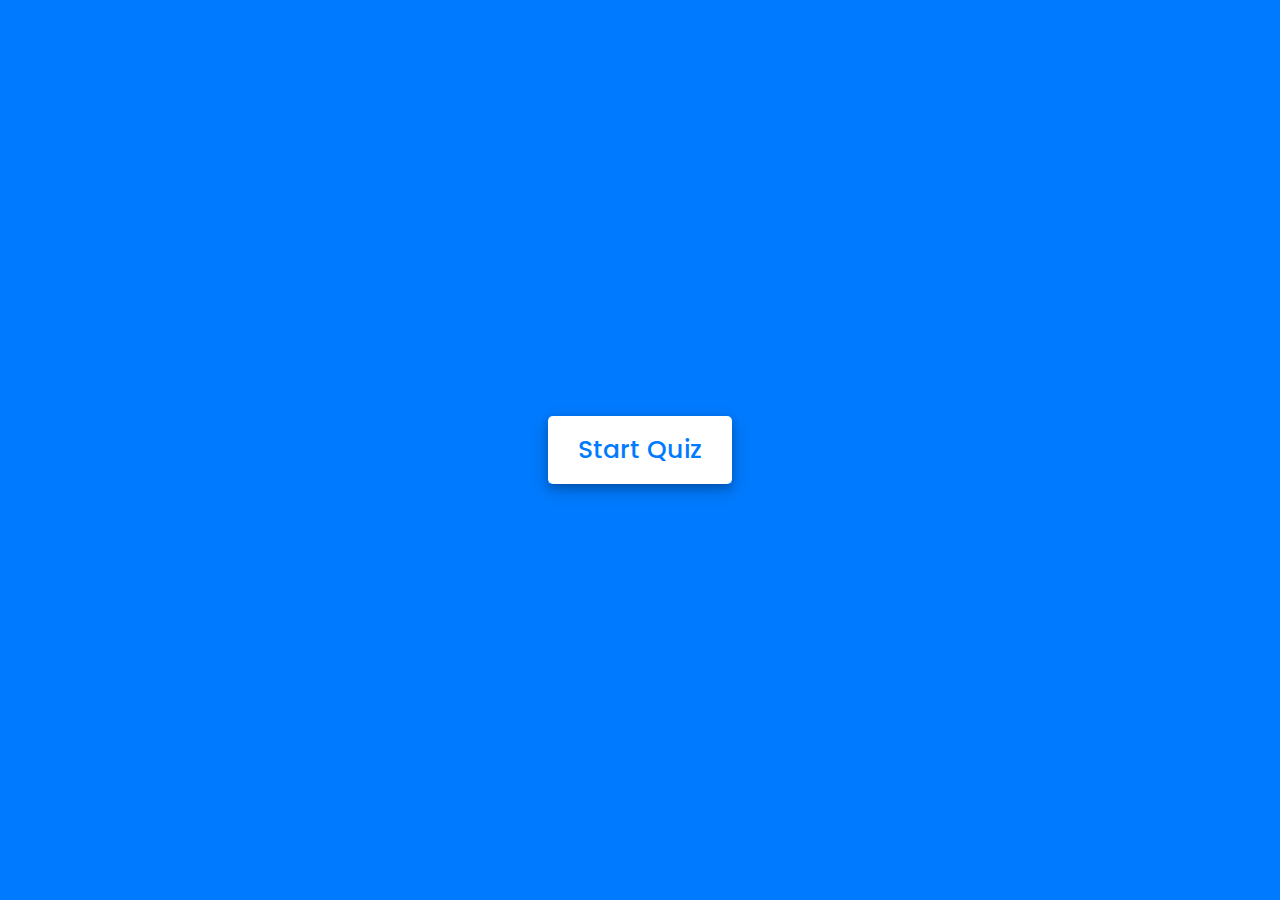
<file: Quiz_Application_with_Timer/index.html>
<!-- Created By CodingNepal - www.codingnepalweb.com  -->
<!DOCTYPE html>
<html lang="en">
<head>
    <meta charset="UTF-8">
    <meta name="viewport" content="width=device-width, initial-scale=1.0">
    <title>Awesome Quiz App | CodingNepal</title>
    <link rel="stylesheet" href="style.css">
    <!-- FontAweome CDN Link for Icons-->
    <link rel="stylesheet" href="https://cdnjs.cloudflare.com/ajax/libs/font-awesome/5.15.3/css/all.min.css"/>
</head>
<body>
    <!-- start Quiz button -->
    <div class="start_btn"><button>Start Quiz</button></div>

    <!-- Info Box -->
    <div class="info_box">
        <div class="info-title"><span>Some Rules of this Quiz</span></div>
        <div class="info-list">
            <div class="info">1. You will have only <span>15 seconds</span> per each question.</div>
            <div class="info">2. Once you select your answer, it can't be undone.</div>
            <div class="info">3. You can't select any option once time goes off.</div>
            <div class="info">4. You can't exit from the Quiz while you're playing.</div>
            <div class="info">5. You'll get points on the basis of your correct answers.</div>
        </div>
        <div class="buttons">
            <button class="quit">Exit Quiz</button>
            <button class="restart">Continue</button>
        </div>
    </div>

    <!-- Quiz Box -->
    <div class="quiz_box">
        <header>
            <div class="title">Awesome Quiz Application</div>
            <div class="timer">
                <div class="time_left_txt">Time Left</div>
                <div class="timer_sec">15</div>
            </div>
            <div class="time_line"></div>
        </header>
        <section>
            <div class="que_text">
                <!-- Here I've inserted question from JavaScript -->
            </div>
            <div class="option_list">
                <!-- Here I've inserted options from JavaScript -->
            </div>
        </section>

        <!-- footer of Quiz Box -->
        <footer>
            <div class="total_que">
                <!-- Here I've inserted Question Count Number from JavaScript -->
            </div>
            <button class="next_btn">Next Que</button>
        </footer>
    </div>

    <!-- Result Box -->
    <div class="result_box">
        <div class="icon">
            <i class="fas fa-crown"></i>
        </div>
        <div class="complete_text">You've completed the Quiz!</div>
        <div class="score_text">
            <!-- Here I've inserted Score Result from JavaScript -->
        </div>
        <div class="buttons">
            <button class="restart">Replay Quiz</button>
            <button class="quit">Quit Quiz</button>
        </div>
    </div>

    <!-- Inside this JavaScript file I've inserted Questions and Options only -->
    <script src="js/questions.js"></script>

    <!-- Inside this JavaScript file I've coded all Quiz Codes -->
    <script src="js/script.js"></script>

</body>
</html>
</file>
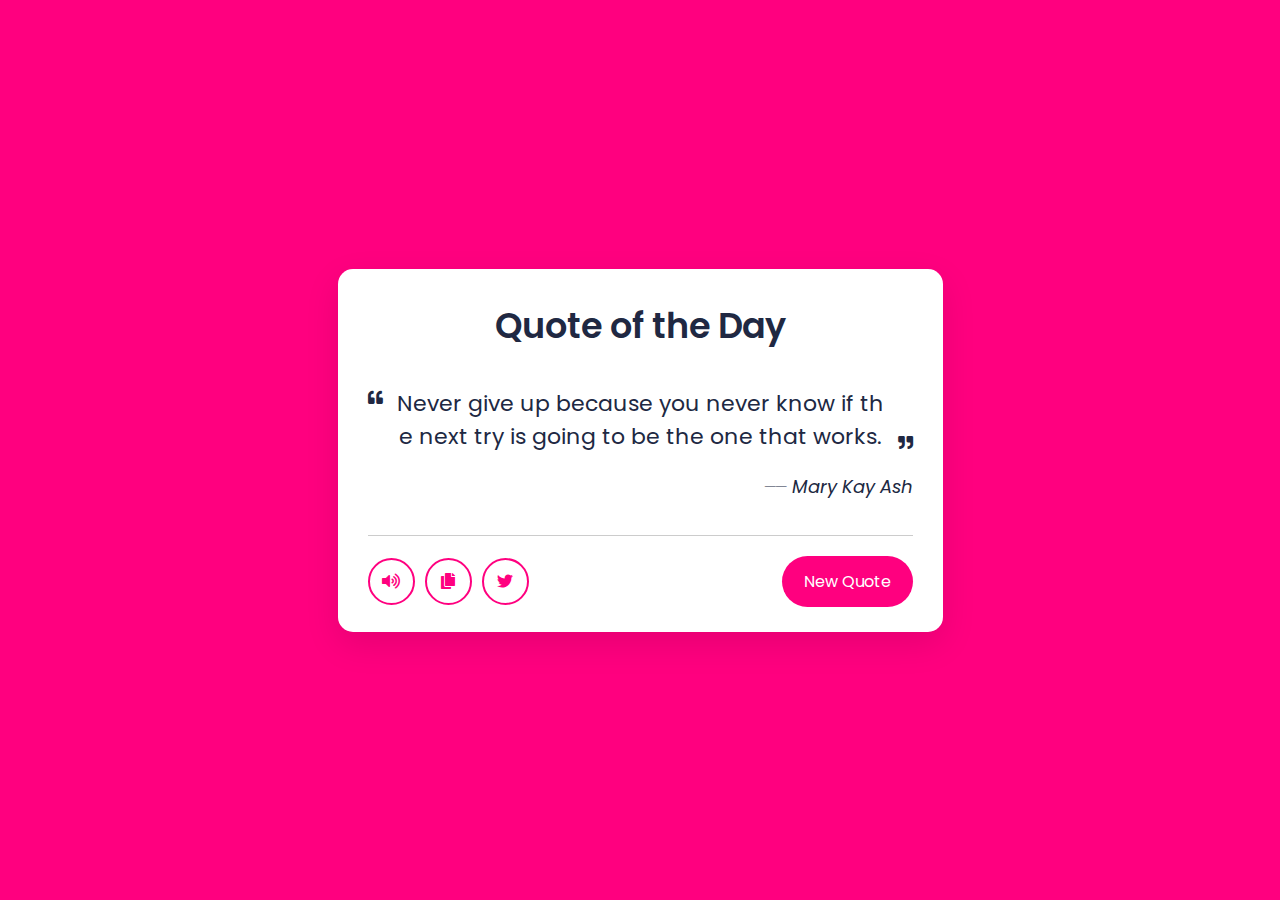
<file: Random Quote Generator in JavaScript/index.html>
<!DOCTYPE html>
<!-- Coding kedwithGod -->
<html lang="en" dir="ltr">
  <head>
    <meta charset="utf-8">  
    <title>Random Quote Generator | kedwithGod</title>
    <link rel="stylesheet" href="style.css">
    <meta name="viewport" content="width=device-width, initial-scale=1.0">
    <link rel="stylesheet" href="https://cdnjs.cloudflare.com/ajax/libs/font-awesome/5.15.3/css/all.min.css"/>
  </head>
  <body>
    <div class="wrapper">
      <header>Quote of the Day</header>
      <div class="content">
        <div class="quote-area">
          <i class="fas fa-quote-left"></i>
          <p class="quote">Never give up because you never know if the next try is going to be the one that works.</p>
          <i class="fas fa-quote-right"></i>
        </div>
        <div class="author">
          <span>__</span>
          <span class="name">Mary Kay Ash</span>
        </div>
      </div>
      <div class="buttons">
        <div class="features">
          <ul>
            <li class="speech"><i class="fas fa-volume-up"></i></li>
            <li class="copy"><i class="fas fa-copy"></i></li>
            <li class="twitter"><i class="fab fa-twitter"></i></li>
          </ul>
          <button>New Quote</button>
        </div>
      </div>
    </div>

    <script src="script.js"></script>
    
  </body>
</html>
</file>
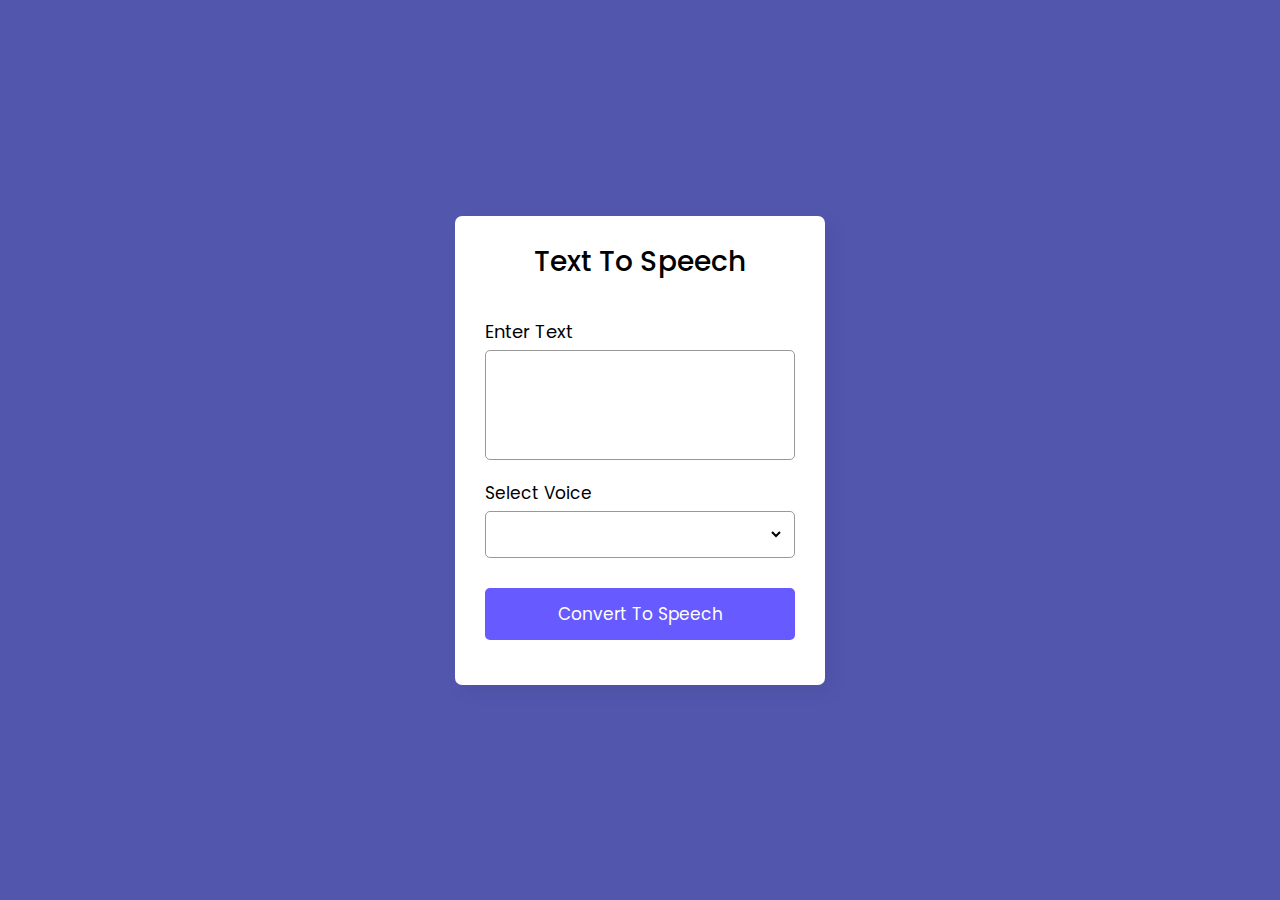
<file: Text To Speech Converter in JavaScript/index.html>
<!DOCTYPE html>
<!-- Coding By kedWithGod -->
<html lang="en" dir="ltr">
  <head>
    <meta charset="utf-8">  
    <title>Text To Speech in JavaScript | kedwithGod</title>
    <link rel="stylesheet" href="style.css">
    <meta name="viewport" content="width=device-width, initial-scale=1.0">
  </head>
  <body>
    <div class="wrapper">
      <header>Text To Speech</header>
      <form action="#">
        <div class="row">
          <label>Enter Text</label>
          <textarea></textarea>
        </div>
        <div class="row">
          <label>Select Voice</label>
          <div class="outer">
            <select></select>
          </div>
        </div>
        <button>Convert To Speech</button>
      </form>
    </div>

    <script src="script.js"></script>

  </body>
</html>
</file>
<file: Complete Portfolio Responsive Website Using HTML & CSS/styles.css>
/*===== GOOGLE FONTS =====*/
@import url("https://fonts.googleapis.com/css2?family=Poppins:wght@400;600;700&display=swap");
/*===== VARIABLES CSS =====*/
:root{
  --header-height: 3rem;
  --font-semi: 600;
}

/*===== Colores =====*/
:root{
  --first-color: #4070F4;
  --second-color: #0E2431;
}

/*===== Fuente y tipografia =====*/
:root{
  --body-font: 'Poppins', sans-serif;
  --big-font-size: 2rem;
  --h2-font-size: 1.25rem;
  --normal-font-size: 0.938rem;
}
@media screen and (min-width: 768px){
  :root{
    --big-font-size: 3.5rem;
    --h2-font-size: 2rem;
    --normal-font-size: 1rem;
  }
}

/*===== Margenes =====*/
:root{
  --mb-1: 0.5rem;
  --mb-2: 1rem;
  --mb-3: 1.5rem;
  --mb-4: 2rem;
  --mb-5: 2.5rem;
  --mb-6: 3rem;
}

/*===== z index =====*/
:root{
  --z-back: -10;
  --z-normal: 1;
  --z-tooltip: 10;
  --z-fixed: 100;
}

/*===== BASE =====*/
*,::before,::after{
  box-sizing: border-box;
}
html{
  scroll-behavior: smooth;
}
body{
  margin: var(--header-height) 0 0 0;
  font-family: var(--body-font);
  font-size: var(--normal-font-size);
  color: var(--second-color);
}
h1,h2,p{
  margin: 0;
}
ul{
  margin: 0;
  padding: 0;
  list-style: none;
}
a{
  text-decoration: none;
}
img{
  max-width: 100%;
  height: auto;
  display: block;
}

/*===== CLASS CSS ===== */
.section-title{
  position: relative;
  font-size: var(--h2-font-size);
  color: var(--first-color);
  margin-top: var(--mb-2);
  margin-bottom: var(--mb-4);
  text-align: center;
}
.section-title::after{
  position: absolute;
  content: "";
  width: 64px;
  height: 0.18rem;
  left: 0;
  right: 0;
  margin: auto;
  top: 2rem;
  background-color: var(--first-color);
}
.section{
  padding-top: 3rem;
  padding-bottom: 2rem;
}

/*===== LAYOUT =====*/
.bd-grid{
  max-width: 1024px;
  display: grid;
  grid-template-columns: 100%;
  grid-column-gap: 2rem;
  width: calc(100% - 2rem);
  margin-left: var(--mb-2);
  margin-right: var(--mb-2);
}
.l-header{
  width: 100%;
  position: fixed;
  top: 0;
  left: 0;
  z-index: var(--z-fixed);
  background-color: #fff;
  box-shadow: 0 1px 4px rgba(146,161,176,.15);
}

/*===== NAV =====*/
.nav{
  height: var(--header-height);
  display: flex;
  justify-content: space-between;
  align-items: center;
  font-weight: var(--font-semi);
}
@media screen and (max-width: 768px){
  .nav__menu{
    position: fixed;
    top: var(--header-height);
    right: -100%;
    width: 80%;
    height: 100%;
    padding: 2rem;
    background-color: var(--second-color);
    transition: .5s;
  }
}
.nav__item{
  margin-bottom: var(--mb-4);
}
.nav__link{
  position: relative;
  color: #fff;
}
.nav__link:hover{
  position: relative;
}
.nav__link:hover::after{
  position: absolute;
  content: "";
  width: 100%;
  height: 0.18rem;
  left: 0;
  top: 2rem;
  background-color: var(--first-color);
}
.nav__logo{
  color: var(--second-color);
}
.nav__toggle{
  color: var(--second-color);
  font-size: 1.5rem;
  cursor: pointer;
}

/*Active menu*/
.active::after{
  position: absolute;
  content: "";
  width: 100%;
  height: 0.18rem;
  left: 0;
  top: 2rem;
  background-color: var(--first-color);
}

/*=== Show menu ===*/
.show{
  right: 0;
}

/*===== HOME =====*/
.home{
  height: calc(100vh - 3rem);
  row-gap: 1rem;
}
.home__data{
  align-self: center;
}
.home__title{
  font-size: var(--big-font-size);
  margin-bottom: var(--mb-5);
}
.home__title-color{
  color: var(--first-color);
}
.home__social{
  display: flex;
  flex-direction: column;
}
.home__social-icon{
  width: max-content;
  margin-bottom: var(--mb-2);
  font-size: 1.5rem;
  color: var(--second-color);
}
.home__social-icon:hover{
  color: var(--first-color);
}
.home__img{
  position: absolute;
  right: 0;
  bottom: 0;
  width: 295px;
}

/*BUTTONS*/
.button{
  display: inline-block;
  background-color: var(--first-color);
  color: #fff;
  padding: .75rem 2.5rem;
  font-weight: var(--font-semi);
  border-radius: .5rem;
}
.button:hover{
  box-shadow: 0 10px 36px rgba(0,0,0,.15);
}

/* ===== ABOUT =====*/
.about__container{
  row-gap: 2rem;
  text-align: center;
}
.about__subtitle{
  margin-bottom: var(--mb-2);
}
.about__img{
  justify-self: center;
}
.about__img img{
  width: 200px;
  border-radius: .5rem;
}

/* ===== SKILLS =====*/
.skills__container{
  row-gap: 2rem;
  text-align: center;
}
.skills__subtitle{
  margin-bottom: var(--mb-2);
}
.skills__text{
  margin-bottom: var(--mb-4);
}
.skills__data{
  display: flex;
  justify-content: space-between;
  align-items: center;
  position: relative;
  font-weight: var(--font-semi);
  padding: .5rem 1rem;
  margin-bottom: var(--mb-4);
  border-radius: .5rem;
  box-shadow: 0 4px 25px rgba(14,36,49,.15);
}
.skills__icon{
  font-size: 2rem;
  margin-right: var(--mb-2);
  color: var(--first-color);
}
.skills__names{
  display: flex;
  align-items: center;
}
.skills__bar{
  position: absolute;
  left: 0;
  bottom: 0;
  background-color: var(--first-color);
  height: .25rem;
  border-radius: .5rem;
  z-index: var(--z-back);
}
.skills__html{
  width: 95%;
}
.skills__css{
  width: 85%;
}
.skills__js{
  width: 65%;
}
.skills__ux{
  width: 75%;
}
.skills__img{
  border-radius: .5rem;
}

/* ===== WORK =====*/
.work__container{
  row-gap: 2rem;
}
.work__img{
  box-shadow: 0 4px 25px rgba(14,36,49,.15);
  border-radius: .5rem;
  overflow: hidden;
}
.work__img img{
  transition: 1s;
  cursor: pointer;
}
.work__img img:hover{
  transform: scale(1.1);
}

/* ===== CONTACT =====*/
.contact__input{
  width: 100%;
  font-size: var(--normal-font-size);
  font-weight: var(--font-semi);
  padding: 1rem;
  border-radius: .5rem;
  border: 1.5px solid var(--second-color);
  outline: none;
  margin-bottom: var(--mb-4);
}
.contact__button{
  display: block;
  border: none;
  outline: none;
  font-size: var(--normal-font-size);
  cursor: pointer;
  margin-left: auto;
}

/* ===== FOOTER =====*/
.footer{
  background-color: var(--second-color);
  color: #fff;
  text-align: center;
  font-weight: var(--font-semi);
  padding: 2rem 0;
}
.footer__title{
  font-size: 2rem;
  margin-bottom: var(--mb-4);
}
.footer__social{
  margin-bottom: var(--mb-4);
}
.footer__icon{
  font-size: 1.5rem;
  color: #fff;
  margin: 0 var(--mb-2)
}

/* ===== MEDIA QUERIES=====*/
@media screen and (min-width: 768px){
  body{
    margin: 0;
  }
  .section{
    padding-top: 4rem;
    padding-bottom: 3rem;
  }
  .section-title{
    margin-bottom: var(--mb-6);
  }
  .section-title::after{
    width: 80px;
    top: 3rem;
  }

  .nav{
    height: calc(var(--header-height) + 1rem);
  }
  .nav__list{
    display: flex;
    padding-top: 0;
  }
  .nav__item{
    margin-left: var(--mb-6);
    margin-bottom: 0;
  }
  .nav__toggle{
    display: none;
  }
  .nav__link{
    color: var(--second-color);
  }

  .home{
    height: 100vh;
  }
  .home__data{
    align-self: flex-end;
  }
  .home__social{
    padding-top: 0;
    padding-bottom: 2.5rem;
    flex-direction: row;
    align-self: flex-end;
  }
  .home__social-icon{
    margin-bottom: 0;
    margin-right: var(--mb-4);
  }
  .home__img{
    width: 457px;
    bottom: 15%;
  }

  .about__container, .skills__container{
    grid-template-columns: repeat(2,1fr);
    align-items: center;
    text-align: initial;
  }
  .about__img img{
    width: 300px;
  }
  .work__container{
    grid-template-columns: repeat(3, 1fr);
    grid-template-rows: repeat(2,1fr);
    column-gap: 2rem;
  }
  .contact__form{
    width: 360px;
  }
  .contact__container{
    justify-items: center;
  }
}

@media screen and (min-width: 1024px) {
  .bd-grid {
    margin-left: auto;
    margin-right: auto;
  }
  .home__img {
    right: 10%;
  }
}
</file>
<file: Dictionary App in JavaScript/style.css>
/* Import Google Font - Poppins */
@import url('https://fonts.googleapis.com/css2?family=Poppins:wght@400;500;600;700&display=swap');


*{
  margin: 0;
  padding: 0;
  box-sizing: border-box;
  font-family: 'Poppins', sans-serif;
}
body{
  display: flex;
  align-items: center;
  justify-content: center;
  min-height: 100vh;
  background: #fb4dde;
}
::selection{
  color: #fff;
  background: #fb4dde ;
}
.wrapper{
  width: 420px;
  border-radius: 7px;
  background: #fff;
  padding: 25px 28px 45px;
  box-shadow: 7px 7px 20px rgba(0, 0, 0, 0.05);
}
.wrapper header{
  font-size: 28px;
  font-weight: 500;
  text-align: center;
}
.wrapper .search{
  position: relative;
  margin: 35px 0 18px;
}
.search input{
  height: 53px;
  width: 100%;
  outline: none;
  font-size: 16px;
  border-radius: 5px;
  padding: 0 42px;
  border: 1px solid #999;
}
.search input:focus{
  padding: 0 41px;
  border: 2px solid #fb4dde ;
}
.search input::placeholder{
  color: #B8B8B8;
}
.search :where(i, span){
  position: absolute;
  top: 50%;
  color: #999;
  transform: translateY(-50%);
}
.search i{
  left: 18px;
  pointer-events: none;
  font-size: 16px;
}
.search input:focus ~ i{
  color: #fb4dde ;
}
.search span{
  right: 15px;
  cursor: pointer;
  font-size: 18px;
  display: none;
}
.search input:valid ~ span{
  display: block;
}
.wrapper .info-text{
  font-size: 13px;
  color: #9A9A9A;
  margin: -3px 0 -10px;
}
.wrapper.active .info-text{
  display: none;
}
.info-text span{
  font-weight: 500;
}
.wrapper ul{
  height: 0;
  opacity: 0;
  padding-right: 1px;
  overflow-y: hidden;
  transition: all 0.2s ease;
}
.wrapper.active ul{
  opacity: 1;
  height: 303px;
}
.wrapper ul li{
  display: flex;
  list-style: none;
  margin-bottom: 14px;
  align-items: center;
  padding-bottom: 17px;
  border-bottom: 1px solid #D9D9D9;
  justify-content: space-between;
}
ul li:last-child{
  margin-bottom: 0;
  border-bottom: 0;
  padding-bottom: 0;
}
ul .word p{
  font-size: 22px;
  font-weight: 500;
}
ul .word span{
  font-size: 12px;
  color: #989898;
}
ul .word i{
  color: #999;
  font-size: 15px;
  cursor: pointer;
}
ul .content{
  max-height: 215px;
  overflow-y: auto;
}
ul .content::-webkit-scrollbar{
  width: 0px;
}
.content li .details{
  padding-left: 10px;
  border-radius: 4px 0 0 4px;
  border-left: 3px solid #fb4dde ;
}
.content li p{
  font-size: 17px;
  font-weight: 500;
}
.content li span{
  font-size: 15px;
  color: #7E7E7E;
}
.content .synonyms .list{
  display: flex;
  flex-wrap: wrap;
}
.content .synonyms span{
  cursor: pointer;
  margin-right: 5px;
  text-decoration: underline;
}
</file>
<file: MedCare/css/style.css>
@import url("https://fonts.googleapis.com/css2?family=Poppins:wght@100;200;300;400;600;700&display=swap");

* {
  font-family: "Poppins", sans-serif;
  margin: 0;
  padding: 0;
  box-sizing: border-box;
  outline: none;
  border: none;
  text-transform: capitalize;
  transition: 0.2s ease-in-out;
  color: #000;
  text-decoration: none;
}

::selection {
  background-color: var(--Soft-Red);
  color: #fff;
}

::-webkit-scrollbar {
  width: 12px;
}

::-webkit-scrollbar-thumb {
  background-color: var(--Soft-Blue);
}

section {
  padding: 2rem 9%;
}
.icon-container {
  padding: 2rem 15%;
  background-color: #f2f4f8;
}
html {
  font-size: 62.5%;
  scroll-behavior: smooth;
  overflow-x: hidden;
}

.heading h1 {
  text-align: center;
  font-size: 4.5rem;
  color: var(--Very-Dark-Blue);
  margin-top: 5rem;
  margin-bottom: 5rem;
}

.all-btn {
  display: inline-block;
  padding: 1rem 3rem;
  font-size: 1.5rem;
  background-color: var(--Soft-Blue);
  border-radius: 0.5rem;
  color: #fff;
  margin-top: 1rem;
  cursor: pointer;
}

.all-btn:hover {
  background-color: transparent;
  color: var(--Soft-Blue);
  border: 2px solid var(--Soft-Blue);
}

:root {
  --Soft-Blue: hsl(231, 69%, 60%);
  --Soft-Red: hsl(0, 94%, 66%);
  --Grayish-Blue: hsl(229, 8%, 60%);
  --Very-Dark-Blue: hsl(229, 31%, 21%);
  --box-shadow: 0.5rem 0.5rem 0 hsl(231, 69%, 60%);
  --border: 0.2rem solid var(--Soft-Blue);
}

/* navbar sections starts */
.header {
  padding: 2rem 9%;
  position: fixed;
  top: 0;
  left: 0;
  right: 0;
  z-index: 10000;
  box-shadow: 0 0.5rem 1.5rem rgba(0, 0, 0, 0.1);
  display: flex;
  align-items: center;
  justify-content: space-between;
  background: #fff;
  height: 8rem;
}

.header .logo {
  font-size: 2.5rem;
  color: var(--black);
}

.header .logo i {
  color: var(--Soft-Blue);
}

.header .navbar a {
  font-size: 1.7rem;
  color: var(--light-color);
  margin-left: 2rem;
}

.header .navbar a:hover {
  color: var(--Soft-Blue);
}

.header .navbar .btn {
  padding: 0.6rem 3rem;
  background-color: var(--Soft-Red);
  color: #fff;
  border-radius: 0.5rem;
}

.header .navbar .btn:hover {
  color: var(--Soft-Red);
  background-color: transparent;
  border: 2px solid var(--Soft-Red);
}

#menu-btn {
  padding: 1rem 1rem;
  background-color: #eee;
  font-size: 3rem;
  color: var(--Soft-Blue);
  border-radius: 0.5rem;
  cursor: pointer;
  display: none;
}

/* Media Queries */

@media (max-width: 991px) {
  html {
    font-size: 55%;
  }
  .header {
    padding: 2rem;
  }
}

@media (max-width: 768px) {
  #menu-btn {
    display: initial;
  }

  .header .navbar {
    position: absolute;
    top: 115%;
    right: 2rem;
    box-shadow: var(--box-shadow);
    width: 33rem;
    border-radius: 0.5rem;
    border: 2px solid var(--Soft-Blue);
    background-color: #fff;
    transform: scale(0);
    transform-origin: top right;
  }

  .header .navbar.active {
    transform: scale(1);
  }

  .header .navbar a {
    margin: 2.5rem;
    text-align: center;
    display: block;
    font-size: 2rem;
  }
}

@media (max-width: 450px) {
  html {
    font-size: 50%;
  }
}
/* navbar sections ends */

/* home section starts  */

.home {
  padding-top: 10rem;
  display: flex;
  align-items: center;
  flex-wrap: wrap;
  /* main property for responsiveness */
  gap: 1.5rem;
}

.home .image {
  flex: 1 1 45rem;
}

.home .image img {
  width: 100%;
}

.home .content {
  flex: 1 1 45rem;
}

.home .content h1 {
  font-size: 4.5rem;
  padding-block-end: 1rem 0;
  color: var(--Very-Dark-Blue);
}

.home .content p {
  font-size: 1.7rem;
  padding: 1rem 0;
  max-width: 40rem;
  color: #000;
  padding-bottom: 4rem;
}

.home .content .home-btn {
  padding: 1.3rem 2rem;
  background-color: #fff;
  color: #000;
  font-size: 1.4rem;
  box-shadow: 0.5rem 0.5rem hsl(231, 69%, 60%);
  border: 2px solid var(--Soft-Blue);
  border-radius: 0.5rem;
  margin-right: 2rem;
}

.home .content .home-btn:hover {
  background-color: var(--Soft-Blue);
  box-shadow: none;
  color: #fff;
}

/* home section ends */

/*OUr Specitality Section */
.icon-container .box-container {
  display: flex;
  flex-wrap: wrap;
  gap: 1.5rem;
}

.icon-container .box-container .box {
  padding: 2rem;
  background: #fff;
  box-shadow: 0 0.5rem 1rem rgba(0, 0, 0, 0.1);
  border: 0.1rem solid rgba(0, 0, 0, 0.3);
  border-radius: 0.5rem;
  text-align: center;
  flex: 1 1 30rem;
  position: relative;
}

.icon-container .box-container .box img {
  height: 10rem;
  object-fit: cover;
  width: 10rem;
  margin: auto;
  border-radius: 0.5rem;
}

.icon-container .box-container .box .price {
  position: absolute;
  top: 3rem;
  left: 3rem;
  background: var(--primary-color);
  color: #fff;
  font-size: 2rem;
  padding: 0.5rem 1rem;
  border-radius: 0.5rem;
}

.icon-container .box-container .box h3 {
  color: #333;
  font-size: 2.3rem;
  padding-top: 1rem;
}

/*OUr Specitality Section */

/* Services section starts  */

.services .box-container {
  display: grid;
  grid-template-columns: repeat(auto-fit, minmax(27rem, 1fr));
  gap: 2rem;
}

.services .box-container .box {
  background: #fff;
  box-shadow: var(--box-shadow);
  border: var(--border);
  padding: 2.5rem;
}
.services .box-container .box:hover {
  box-shadow: none;
}

.services .box-container .box i {
  color: var(--Very-Dark-Blue);
  font-size: 5rem;
  padding-bottom: 0.5rem;
}
.services .box-container .box h3 {
  color: var(--black);
  padding: 1rem 0;
  font-size: 2.5rem;
}

.services .box-container .box p {
  color: var(--light-color);
  line-height: 2;
  font-size: 1.4rem;
}

/* Services section ends */

/* About Section Starts */
.about .row {
  display: flex;
  align-items: center;
  flex-wrap: wrap;
  gap: 2rem;
}

.about .row .image {
  flex: 1 1 45rem;
}
.about .row .image img {
  width: 100%;
}

.about .row .content {
  flex: 1 1 45rem;
}

.about .row .content h3 {
  color: var(--black);
  text-shadow: var(--text-shadow);
  font-size: 4rem;
  line-height: 1.8;
}

.about .row .content p {
  color: var(--light-color);
  font-size: 1.5rem;
  line-height: 1.8;
}
/*About Section Ends*/

/* Covid Section Starts */
.covid .row {
  display: flex;
  align-items: center;
  flex-wrap: wrap;
  gap: 2rem;
}

.covid .row .image {
  flex: 1 1 45rem;
}
.covid .row .image img {
  width: 100%;
}

.covid .row .content {
  flex: 1 1 45rem;
}

.covid .row .content h3 {
  color: var(--black);
  text-shadow: var(--text-shadow);
  font-size: 4rem;
  line-height: 1.8;
}

.covid .row .content p {
  color: var(--light-color);
  font-size: 1.5rem;
  line-height: 1.8;
}

/*Covid Section  Ends*/

/*Booking Section Starts*/

.book .row {
  display: flex;
  align-items: center;
  flex-wrap: wrap;
  gap: 2rem;
}

.book .row .image {
  flex: 1 1 45rem;
}
.book .row .image img {
  width: 100%;
}
.book .row form {
  flex: 1 1 45rem;
  background-color: #fff;
  border: var(--border);
  box-shadow: var(--box-shadow);
  text-align: center;
  padding: 2rem;
  border-radius: 0.5rem;
}

.book .row form h3 {
  color: var(--black);
  padding-bottom: 1rem;
  font-size: 3rem;
}

.book .row form .box {
  width: 100%;
  margin: 0.7rem 0;
  border: 0.7rem;
  border: var(--border);
  font-size: 1.6rem;
  color: var(--black);
  text-transform: none;
  padding: 1rem;
}

/*Booking Section Ends*/
/* footer section starts */
.footer .box-container {
  display: grid;
  grid-template-columns: repeat(auto-fit, minmax(22rem, 1fr));
  gap: 2rem;
}

.footer .box-container .box h3 {
  font-size: 2.5rem;
  color: var(--black);
  padding: 1rem 0;
}

.footer .box-container .box a {
  display: block;
  font-size: 1.5rem;
  color: var(--light-color);
  padding: 1rem 0;
}

.footer .box-container .box a i {
  padding-right: 0.5rem;
  color: var(--green);
}

.footer .box-container .box a:hover i {
  padding-right: 1rem;
}

.footer .credit {
  padding: 1rem;
  padding-top: 2rem;
  margin-top: 2rem;
  text-align: center;
  font-size: 2rem;
  color: #000;
  border-top: 0.1rem solid rgba(0, 0, 0, 0.1);
}

.footer .credit span {
  color: var(--Soft-Red);
  cursor: pointer;
}

/* footer section ends */
</file>
<file: Quiz_Application_with_Timer/style.css>
/* importing google fonts */
@import url('https://fonts.googleapis.com/css2?family=Poppins:wght@200;300;400;500;600;700&display=swap');
*{
    margin: 0;
    padding: 0;
    box-sizing: border-box;
    font-family: 'Poppins', sans-serif;
}

body{
    background: #007bff;
}

::selection{
    color: #fff;
    background: #007bff;
}

.start_btn,
.info_box,
.quiz_box,
.result_box{
    position: absolute;
    top: 50%;
    left: 50%;
    transform: translate(-50%, -50%);
    box-shadow: 0 4px 8px 0 rgba(0, 0, 0, 0.2), 
                0 6px 20px 0 rgba(0, 0, 0, 0.19);
}

.info_box.activeInfo,
.quiz_box.activeQuiz,
.result_box.activeResult{
    opacity: 1;
    z-index: 5;
    pointer-events: auto;
    transform: translate(-50%, -50%) scale(1);
}

.start_btn button{
    font-size: 25px;
    font-weight: 500;
    color: #007bff;
    padding: 15px 30px;
    outline: none;
    border: none;
    border-radius: 5px;
    background: #fff;
    cursor: pointer;
}

.info_box{
    width: 540px;
    background: #fff;
    border-radius: 5px;
    transform: translate(-50%, -50%) scale(0.9);
    opacity: 0;
    pointer-events: none;
    transition: all 0.3s ease;
}

.info_box .info-title{
    height: 60px;
    width: 100%;
    border-bottom: 1px solid lightgrey;
    display: flex;
    align-items: center;
    padding: 0 30px;
    border-radius: 5px 5px 0 0;
    font-size: 20px;
    font-weight: 600;
}

.info_box .info-list{
    padding: 15px 30px;
}

.info_box .info-list .info{
    margin: 5px 0;
    font-size: 17px;
}

.info_box .info-list .info span{
    font-weight: 600;
    color: #007bff;
}
.info_box .buttons{
    height: 60px;
    display: flex;
    align-items: center;
    justify-content: flex-end;
    padding: 0 30px;
    border-top: 1px solid lightgrey;
}

.info_box .buttons button{
    margin: 0 5px;
    height: 40px;
    width: 100px;
    font-size: 16px;
    font-weight: 500;
    cursor: pointer;
    border: none;
    outline: none;
    border-radius: 5px;
    border: 1px solid #007bff;
    transition: all 0.3s ease;
}

.quiz_box{
    width: 550px;
    background: #fff;
    border-radius: 5px;
    transform: translate(-50%, -50%) scale(0.9);
    opacity: 0;
    pointer-events: none;
    transition: all 0.3s ease;
}

.quiz_box header{
    position: relative;
    z-index: 2;
    height: 70px;
    padding: 0 30px;
    background: #fff;
    border-radius: 5px 5px 0 0;
    display: flex;
    align-items: center;
    justify-content: space-between;
    box-shadow: 0px 3px 5px 1px rgba(0,0,0,0.1);
}

.quiz_box header .title{
    font-size: 20px;
    font-weight: 600;
}

.quiz_box header .timer{
    color: #004085;
    background: #cce5ff;
    border: 1px solid #b8daff;
    height: 45px;
    padding: 0 8px;
    border-radius: 5px;
    display: flex;
    align-items: center;
    justify-content: space-between;
    width: 145px;
}

.quiz_box header .timer .time_left_txt{
    font-weight: 400;
    font-size: 17px;
    user-select: none;
}

.quiz_box header .timer .timer_sec{
    font-size: 18px;
    font-weight: 500;
    height: 30px;
    width: 45px;
    color: #fff;
    border-radius: 5px;
    line-height: 30px;
    text-align: center;
    background: #343a40;
    border: 1px solid #343a40;
    user-select: none;
}

.quiz_box header .time_line{
    position: absolute;
    bottom: 0px;
    left: 0px;
    height: 3px;
    background: #007bff;
}

section{
    padding: 25px 30px 20px 30px;
    background: #fff;
}

section .que_text{
    font-size: 25px;
    font-weight: 600;
}

section .option_list{
    padding: 20px 0px;
    display: block;   
}

section .option_list .option{
    background: aliceblue;
    border: 1px solid #84c5fe;
    border-radius: 5px;
    padding: 8px 15px;
    font-size: 17px;
    margin-bottom: 15px;
    cursor: pointer;
    transition: all 0.3s ease;
    display: flex;
    align-items: center;
    justify-content: space-between;
}

section .option_list .option:last-child{
    margin-bottom: 0px;
}

section .option_list .option:hover{
    color: #004085;
    background: #cce5ff;
    border: 1px solid #b8daff;
}

section .option_list .option.correct{
    color: #155724;
    background: #d4edda;
    border: 1px solid #c3e6cb;
}

section .option_list .option.incorrect{
    color: #721c24;
    background: #f8d7da;
    border: 1px solid #f5c6cb;
}

section .option_list .option.disabled{
    pointer-events: none;
}

section .option_list .option .icon{
    height: 26px;
    width: 26px;
    border: 2px solid transparent;
    border-radius: 50%;
    text-align: center;
    font-size: 13px;
    pointer-events: none;
    transition: all 0.3s ease;
    line-height: 24px;
}
.option_list .option .icon.tick{
    color: #23903c;
    border-color: #23903c;
    background: #d4edda;
}

.option_list .option .icon.cross{
    color: #a42834;
    background: #f8d7da;
    border-color: #a42834;
}

footer{
    height: 60px;
    padding: 0 30px;
    display: flex;
    align-items: center;
    justify-content: space-between;
    border-top: 1px solid lightgrey;
}

footer .total_que span{
    display: flex;
    user-select: none;
}

footer .total_que span p{
    font-weight: 500;
    padding: 0 5px;
}

footer .total_que span p:first-child{
    padding-left: 0px;
}

footer button{
    height: 40px;
    padding: 0 13px;
    font-size: 18px;
    font-weight: 400;
    cursor: pointer;
    border: none;
    outline: none;
    color: #fff;
    border-radius: 5px;
    background: #007bff;
    border: 1px solid #007bff;
    line-height: 10px;
    opacity: 0;
    pointer-events: none;
    transform: scale(0.95);
    transition: all 0.3s ease;
}

footer button:hover{
    background: #0263ca;
}

footer button.show{
    opacity: 1;
    pointer-events: auto;
    transform: scale(1);
}

.result_box{
    background: #fff;
    border-radius: 5px;
    display: flex;
    padding: 25px 30px;
    width: 450px;
    align-items: center;
    flex-direction: column;
    justify-content: center;
    transform: translate(-50%, -50%) scale(0.9);
    opacity: 0;
    pointer-events: none;
    transition: all 0.3s ease;
}

.result_box .icon{
    font-size: 100px;
    color: #007bff;
    margin-bottom: 10px;
}

.result_box .complete_text{
    font-size: 20px;
    font-weight: 500;
}

.result_box .score_text span{
    display: flex;
    margin: 10px 0;
    font-size: 18px;
    font-weight: 500;
}

.result_box .score_text span p{
    padding: 0 4px;
    font-weight: 600;
}

.result_box .buttons{
    display: flex;
    margin: 20px 0;
}

.result_box .buttons button{
    margin: 0 10px;
    height: 45px;
    padding: 0 20px;
    font-size: 18px;
    font-weight: 500;
    cursor: pointer;
    border: none;
    outline: none;
    border-radius: 5px;
    border: 1px solid #007bff;
    transition: all 0.3s ease;
}

.buttons button.restart{
    color: #fff;
    background: #007bff;
}

.buttons button.restart:hover{
    background: #0263ca;
}

.buttons button.quit{
    color: #007bff;
    background: #fff;
}

.buttons button.quit:hover{
    color: #fff;
    background: #007bff;
}
</file>
<file: Random Quote Generator in JavaScript/style.css>
/* Import Google Font - Poppins */
@import url('https://fonts.googleapis.com/css2?family=Poppins:wght@400;500;600;700&display=swap');
*{
  margin: 0;
  padding: 0;
  box-sizing: border-box;
  font-family: 'Poppins', sans-serif;
}
body{
  display: flex;
  align-items: center;
  justify-content: center;
  min-height: 100vh;
  background: #FF007F;
}
.wrapper{
  width: 605px;
  background: #fff;
  border-radius: 15px;
  padding: 30px 30px 25px;
  box-shadow: 0 12px 35px rgba(0,0,0,0.1);
}
header, .content :where(i, p, span){
  color: #202842;
}
.wrapper header{
  font-size: 35px;
  font-weight: 600;
  text-align: center;
}
.wrapper .content{
  margin: 35px 0;
}
.content .quote-area{
  display: flex;
  justify-content: center;
}
.quote-area i{
  font-size: 15px;
}
.quote-area i:first-child{
  margin: 3px 10px 0 0;
}
.quote-area i:last-child{
  display: flex;
  margin: 0 0 3px 10px;
  align-items: flex-end;
}
.quote-area .quote{
  font-size: 22px;
  text-align: center;
  word-break: break-all;
}
.content .author{
  display: flex;
  font-size: 18px;
  margin-top: 20px;
  font-style: italic;
  justify-content: flex-end;
}
.author span:first-child{
  margin: -7px 5px 0 0;
  font-family: monospace;
}
.wrapper .buttons{
  border-top: 1px solid #ccc;
}
.buttons .features{
  display: flex;
  margin-top: 20px;
  align-items: center;
  justify-content: space-between;
}
.features ul{
  display: flex;
}
.features ul li{
  margin: 0 5px;
  height: 47px;
  width: 47px;
  display: flex;
  cursor: pointer;
  color: #FF007F;
  list-style: none;
  border-radius: 50%;
  align-items: center;
  justify-content: center;
  border: 2px solid #FF007F;
  transition: all 0.3s ease;
}
.features ul li:first-child{
  margin-left: 0;
}
ul li:is(:hover, .active){
  color: #fff;
  background: #FF007F;
}
ul .speech.active{
  pointer-events: none;
}
.buttons button{
  border: none;
  color: #fff;
  outline: none;
  font-size: 16px;
  cursor: pointer;
  padding: 13px 22px;
  border-radius: 30px;
  background: #FF007F;
}
.buttons button.loading{
  opacity: 0.7;
  pointer-events: none;
}
</file>
<file: Text To Speech Converter in JavaScript/style.css>
/* Import Google Font - Poppins */
@import url('https://fonts.googleapis.com/css2?family=Poppins:wght@400;500;600;700&display=swap');
*{
  margin: 0;
  padding: 0;
  box-sizing: border-box;
  font-family: 'Poppins', sans-serif;
}
body{
  display: flex;
  align-items: center;
  justify-content: center;
  min-height: 100vh;
  background: #5256AD;
}
::selection{
  color: #fff;
  background: #5256AD;
}
.wrapper{
  width: 370px;
  padding: 25px 30px;
  border-radius: 7px;
  background: #fff;
  box-shadow: 7px 7px 20px rgba(0,0,0,0.05);
}
.wrapper header{
  font-size: 28px;
  font-weight: 500;
  text-align: center;
}
.wrapper form{
  margin: 35px 0 20px;
}
form .row{
  display: flex;
  margin-bottom: 20px;
  flex-direction: column;
}
form .row label{
  font-size: 18px;
  margin-bottom: 5px;
}
form .row:nth-child(2) label{
  font-size: 17px;
}
form :where(textarea, select, button){
  outline: none;
  width: 100%;
  height: 100%;
  border: none;
  border-radius: 5px;
}
form .row textarea{
  resize: none;
  height: 110px;
  font-size: 15px;
  padding: 8px 10px;
  border: 1px solid #999;
}
form .row textarea::-webkit-scrollbar{
  width: 0px;
}
form .row .outer{
  height: 47px;
  display: flex;
  padding: 0 10px;
  align-items: center;
  border-radius: 5px;
  justify-content: center;
  border: 1px solid #999;
}
form .row select{
  font-size: 14px;
  background: none;
}
form .row select::-webkit-scrollbar{
  width: 8px;
}
form .row select::-webkit-scrollbar-track{
  background: #fff;
}
form .row select::-webkit-scrollbar-thumb{
  background: #888;
  border-radius: 8px;
  border-right: 2px solid #ffffff;
}
form button{
  height: 52px;
  color: #fff;
  font-size: 17px;
  cursor: pointer;
  margin-top: 10px;
  background: #675AFE;
  transition: 0.3s ease;
}
form button:hover{
  background: #4534fe;
}

@media(max-width: 400px){
  .wrapper{
    max-width: 345px;
    width: 100%;
  }
}
</file>
<file: assets/css/templatemo-style.css>
@import url(fontawesome.css);
@import url("https://fonts.googleapis.com/css?family=Lato:100,300,400,700,900");
body {
    font-family: 'Lato', sans-serif;
}

#page-wraper {
    background: url(../images/page-bg.jpg) no-repeat center center fixed;
    -webkit-background-size: cover;
    -moz-background-size: cover;
    -o-background-size: cover;
    background-size: cover;
    width: 100%;
}


/* Basic */

body {
    overflow-x: hidden;
}

input,
select,
textarea {
    outline: none;
}

a,
a:hover {
    text-decoration: none;
}

p {
    font-size: 16px;
    line-height: 24px;
    color: #fff;
}

h4 {
    font-size: 26px;
    font-weight: 700;
    color: #fff;
    letter-spacing: 0.25px;
}

img {
    width: 100%;
    overflow: hidden;
}

ul {
    padding: 0;
    margin: 0;
    list-style: none;
}

ul li {
    display: inline-block;
}

html {
    -webkit-box-sizing: border-box;
    -moz-box-sizing: border-box;
    box-sizing: border-box;
}

*,
*:before,
*:after {
    -webkit-box-sizing: inherit;
    -moz-box-sizing: inherit;
    box-sizing: inherit;
}

.clearfix {
    zoom: 1;
}

.clearfix:before,
.clearfix:after {
    content: "";
    display: table;
}

.clearfix:after {
    clear: both;
}

.container {
    margin: 0 auto;
}

.main-nav {
    text-align: center;
}

.main-nav li:last-child a {
    border-bottom: 2px solid #fff;
}

.main-nav li {
    display: block;
}

.main-nav li a {
    height: 70px;
    line-height: 70px;
    display: inline-block;
    font-size: 16px;
    font-weight: 700;
    color: #fff;
    width: 100%;
    transition: all 0.5s;
    border-top: 2px solid #fff;
}

.main-nav li:hover a,
.main-nav li.active a {
    background: #fff;
    color: #8c363e;
}

/* Sidebar Menu */

.menu .image {
    margin-top: 60px;
}

.menu .image img {
    width: 140px;
    height: 140px;
    border-radius: 50%;
    text-align: center;
}

.menu .author-content {
    margin: 40px 0px 60px 0px;
}

.menu .author-content h4 {
    margin-bottom: 0px;
}

.menu .author-content span {
    font-size: 13px;
    font-style: italic;
    color: #fff;
}

.menu .social-network {
    margin-top: 60px;
}

.menu .social-network ul li {
    margin: 0 3px;
}

.menu .social-network ul li a {
    width: 40px;
    height: 40px;
    display: inline-block;
    text-align: center;
    line-height: 40px;
    background-color: rgba(0, 0, 0, 0.2);
    color: #fff;
    font-size: 14px;
    transition: all 0.5s;
}

.menu .social-network ul li a:hover {
    background-color: #fff;
    color: #a43f49;
}

.menu .copyright-text {
    position: relative;
    margin-top: 60px;
}

.menu .copyright-text p {
    border-top: 1px solid rgba(250, 250, 250, 0.1);
    display: inline-block;
    width: 100%;
    padding-left: 30px;
    padding-right: 30px;
    padding-top: 30px;
    font-size: 13px;
}

.menu:before,
.menu:after {
    content: "";
    display: table;
}

.menu:after {
    clear: both;
}

.menu a {
    text-decoration: none;
    color: inherit;
}

.menu {
    text-align: center;
}

.menu::-webkit-scrollbar {
    display: none;
}

.menu {
    left: 10%;
  -webkit-transition: -webkit-transform 233ms cubic-bezier(0, 0, 0.21, 1);
  -webkit-overflow-scrolling: touch;
  background-color: #a43f49;
  box-sizing: border-box;
  height: 100vh;  
  max-height: 100vh !important;
  max-width: 80vw !important;
  min-width: 45px !important;
  outline: none;
  overflow-x: hidden !important;
  overflow-y: auto !important;
  padding: 0;
  position: fixed !important;
  top: calc(0px);  
  width: 20%;
  will-change: transform;
  z-index: 9999 !important;
}

.menu-toggle {
  color: #fff;
  cursor: pointer;
  font-size: 25px;
  position: fixed;
  right: 25px;
  top: 25px;
}

#menu-toggle {
    z-index: 999;
    cursor: pointer;
    position: fixed;
    top: 0;
    left: 0;
    color: #a43f49;
    background-color: #fff;
    width: 60px;
    height: 60px;
    text-align: center;
    display: inline-block;
    line-height: 60px;
}

.menu-close {
  cursor: pointer;
}

#menu-close {
    cursor: pointer;
    text-align: right;
    color: #a43f49;
    background-color: #fff;
    width: 100%;
    height: 60px;
    text-align: center;
    display: inline-block;
    line-height: 60px;
}


/* Section */

.section {
    color: #fff;
    width: 55%;
    right: 10%;
    left: 35%;
    position: relative;
    /* min-height: 100vh; */
    /* padding-bottom: 80px; */
    border-bottom: 3px solid rgba(250, 250, 250, 0.25);
}

.section-heading {
    text-align: center;
    padding: 80px 45px;
}

.section-heading h2 {
    font-size: 32px;
    font-weight: 700;
    color: #fff;
}

.section-heading .line-dec {
    width: 60px;
    height: 3px;
    background-color: #a43f49;
    margin: 10px auto;
}

.section-heading span {
    margin-top: 5px;
    font-size: 16px;
    color: #fff;
    letter-spacing: 0.5px;
}


/* Buttons */

.white-button a {
    display: inline-block;
    padding: 12px 20px;
    background-color: #fff;
    color: #a43f49;
    font-size: 13px;
    font-weight: 800;
    letter-spacing: 0.5px;
    text-transform: uppercase;
    transition: all 0.5s;
}

.white-button a:hover {
    background-color: #a43f49;
    color: #fff;
}

button {
    display: inline-block;
    padding: 10px 20px;
    background-color: #fff;
    color: #a43f49;
    font-size: 12px;
    font-weight: 800;
    letter-spacing: 0.5px;
    text-transform: uppercase;
    transition: all 0.5s;
    border: none;
    outline: none;
    cursor: pointer;
}

button:hover {
    outline: none;
    background-color: #a43f49;
    color: #fff;
}


/* Left & Right Post */

.right-image-post {
    margin-top: 60px;
    padding-top: 60px;
    border-top: 2px solid rgba(250, 250, 250, 0.1);
}

.left-image img,
.right-image img {
    border-radius: 5px;
}

.right-image-post h4,
.left-image-post h4 {
    margin-top: 30px;
}

.right-image-post p,
.left-image-post p {
    margin-top: 20px;
}

.right-image-post .white-button,
.left-image-post .white-button {
    margin-top: 30px;
}


/* Services */

.my-services .col-md-6 {
    padding-left: 5px;
    padding-right: 5px;
}

.service-item {
    margin-bottom: 10px;
    padding: 50px;
    background-color: rgba(250, 250, 250, 0.1);
    transition: all 0.5s;
}

.service-item h4 {
    transition: all 0.5s;
}

.service-item p {
    transition: all 0.5s;
}

.service-item:hover {
    background-color: rgba(250, 250, 250, 1);
}

.service-item:hover h4 {
    color: #1e1e1e;
}

.service-item:hover p {
    color: #4a4a4a;
}

.service-item .service-icon {
    width: 70px;
    height: 70px;
    display: inline-block;
    margin-bottom: 30px;
    background-size: cover;
    background-repeat: no-repeat;
    transition: all 0.5s;
}

.service-item .first-service-icon {
    background-image: url(../images/first-white-icon.png);
}

.service-item:hover .first-service-icon {
    background-image: url(../images/first-main-icon.png);
}

.service-item .second-service-icon {
    background-image: url(../images/second-white-icon.png);
}

.service-item:hover .second-service-icon {
    background-image: url(../images/second-main-icon.png);
}

.service-item .third-service-icon {
    background-image: url(../images/third-white-icon.png);
}

.service-item:hover .third-service-icon {
    background-image: url(../images/third-main-icon.png);
}

.service-item .fourth-service-icon {
    background-image: url(../images/fourth-white-icon.png);
}

.service-item:hover .fourth-service-icon {
    background-image: url(../images/fourth-main-icon.png);
}


/* My Work */

section.my-work .section-heading {
    text-align: center;
    padding: 80px 45px 50px 45px;
}

.isotope-wrapper {
    position: relative;
    width: 100%;
    margin: auto;
}

.isotope-toolbar input[type="radio"] {
    display: none;
}

.isotope-toolbar span {
    text-transform: capitalize;
    display: inline-block;
    margin-right: 15px;
    padding-bottom: 3px;
    font-size: 15px;
    font-weight: 700;
    border-bottom: 2px solid transparent;
    transform: ease-in-out 0.5s;
    cursor: pointer;
}

.isotope-toolbar input[type="radio"]:checked + span {
    color: #a43f49;
    border-bottom: 2px solid #a43f49;
}

.isotope-box {
    position: relative;
    width: 100%;
}

.isotope-toolbar {
    text-align: center;
    margin: 10px;
}

.isotope-toolbar p {
    border-top: 1px solid #fff;
    padding-top: 15px;
}

.isotope-toolbar a {
    color: #fff;
}

.isotope-item {
    position: relative;
    width: 48%;
    margin: 1%;
    border-bottom: 2px solid rgba(250,250,250,0.1);
    padding-bottom: 30px;
    margin-bottom: 30px;
}

.isotope-item img {
    top: 0;
    left: 0;
    width: 100%;
    height: 100%;
    border-radius: 5px;
}

.lazyload {
    background: #f7f7f7;
}

.lazyloading {
    background: #f7f7f7 url(//afarkas.github.io/lazysizes/assets/imgs/loader.gif) no-repeat center;
    min-height: 60px;
}

figure.snip1321 {
  overflow: hidden;
  text-align: center;
  -webkit-perspective: 50em;
  perspective: 50em;
}
figure.snip1321 * {
  -webkit-box-sizing: padding-box;
  box-sizing: padding-box;
  -webkit-transition: all 0.2s ease-out;
  transition: all 0.2s ease-out;
}
figure.snip1321 figcaption {
  top: 50%;
  left: 20px;
  right: 20px;
  position: absolute;
  opacity: 0;
  z-index: 1;
}
figure.snip1321 h4 {
    margin-top: 15px;
  margin-bottom: 5px;
  color: #232323;
}
figure.snip1321 span {
    font-size: 14px;
    font-style: italic;
    display: block;
    color: #7a7a7a;
}
figure.snip1321 i {
  position: relative!important;
  font-size: 18px;
  background-color: #a43f49;
  width: 40px;
  height: 40px;
  display: inline-block;
  text-align: center;
  line-height: 40px;
  border-radius: 5px;
  color: #fff;
}
figure.snip1321:after {
  background-color: #ffffff;
  position: absolute;
  content: "";
  display: block;
  top: 20px;
  left: 20px;
  right: 20px;
  bottom: 20px;
  -webkit-transition: all 0.4s ease-in-out;
  transition: all 0.4s ease-in-out;
  -webkit-transform: rotateX(-90deg);
  transform: rotateX(-90deg);
  -webkit-transform-origin: 50% 50%;
  -ms-transform-origin: 50% 50%;
  transform-origin: 50% 50%;
  opacity: 0;
}
figure.snip1321 a {
  left: 0;
  right: 0;
  top: 0;
  bottom: 0;
  z-index: 1;
}
figure.snip1321:hover figcaption,
figure.snip1321.hover figcaption {
  -webkit-transform: translateY(-50%);
  transform: translateY(-50%);
  opacity: 1;
  -webkit-transition-delay: 0.2s;
  transition-delay: 0.2s;
}
figure.snip1321:hover:after,
figure.snip1321.hover:after {
  -webkit-transform: rotateX(0);
  transform: rotateX(0);
  opacity: 0.9;
}


/* Contact Me */

section.contact-me {
    border-bottom: none;
}

#contact input {
    background-color: rgba(250,250,250,0.1);
    border: 1px solid rgba(250,250,250,1);
    border-radius: 0px;
    margin-bottom: 30px;
    color: #fff;
    font-size: 14px;
    height: 40px;
    line-height: 40px;
    width: 100%;
    padding-left: 15px;
}

#contact input:focus {
    outline: none;
    box-shadow: none;
}

#contact textarea {
    background-color: rgba(250,250,250,0.1);
    border: 1px solid rgba(250,250,250,1);
    border-radius: 0px;
    margin-bottom: 30px;
    color: #fff;
    font-size: 14px;
    height: 180px;
    max-height: 220px;
    line-height: 40px;
    width: 100%;
    padding-left: 15px;
}

#contact textarea:focus {
    outline: none;
    box-shadow: none;
}

#contact {
    text-align: center;
}

@media screen and (max-width: 1680px) {
    .menu {
        left: 5%;
    }

    .section {
        color: #fff;
        width: 65%;
        right: 5%;
        left: 30%;
    }
}

@media screen and (max-width: 1680px) and (min-width: 846px) { 
    .menu .social-network ul li a {
        width: 36px;
        height: 36px;
        line-height: 36px;
    }

    .menu .social-network ul li {
        margin: 0;
    }

    .menu .image {
        margin-top: 60px;
    }
}

@media screen and (max-width: 1280px) {
    .menu {
        left: 0%;
    }

    .right-image-post h4,
    .left-image-post h4 {
        margin-top: 0px;
    }

    .right-image-post p,
    .left-image-post p {
        margin-top: 15px;
    }

    .right-image-post .white-button,
    .left-image-post .white-button {
        margin-top: 25px;
    }

}

.menu .container {
    padding-left: 0;
    padding-right: 0;
}

@media screen and (max-width: 1280px) and (min-width: 846px) {
    .menu {
        width: 25%;
    }
}

#menu-toggle,
#menu-close {
    display: none;
}  

@media screen and (max-width: 845px) {        
    #menu-toggle,
    #menu-close {
        display: inline-block;
    }    

    .menu {        
        width: 320px;
        -webkit-transform: translateX(-100%) !important;
        transform: translateX(-100%) !important;
        transition: -webkit-transform 233ms cubic-bezier(0, 0, 0.21, 1);
        transition: transform 233ms cubic-bezier(0, 0, 0.21, 1);
        transition: transform 233ms cubic-bezier(0, 0, 0.21, 1), -webkit-transform 233ms cubic-bezier(0, 0, 0.21, 1);
    }

    .menu .image {
        margin-top: 40px;        
    }

    .menu .image img {
        width: 120px;
        height: 120px;
    }

    .menu .author-content {
        margin: 20px 0px 40px 0px;
    }

    .menu .container {
        padding-left: 15px;
        padding-right: 15px;
    }

    .menu.open {
        display: inline-block;
        -webkit-transform: translateX(0) !important;
                transform: translateX(0) !important;
    }

    .responsive-nav {
        display: inline-block;
    }
    .section {
        width: 94%;
        right: 3%;
        left: 3%;
    }
    .isotope-item {
        width: 94%;
        margin: 3%;
    }
    .left-image-post img {
        margin-bottom: 30px;
    }
    .right-image-post img {
        margin-top: 30px;
    }
    .isotope-item {
        border-bottom: none;
        text-align: center;
    }
    .isotope-toolbar {
        margin-bottom: 20px;
    }
}
</file>
